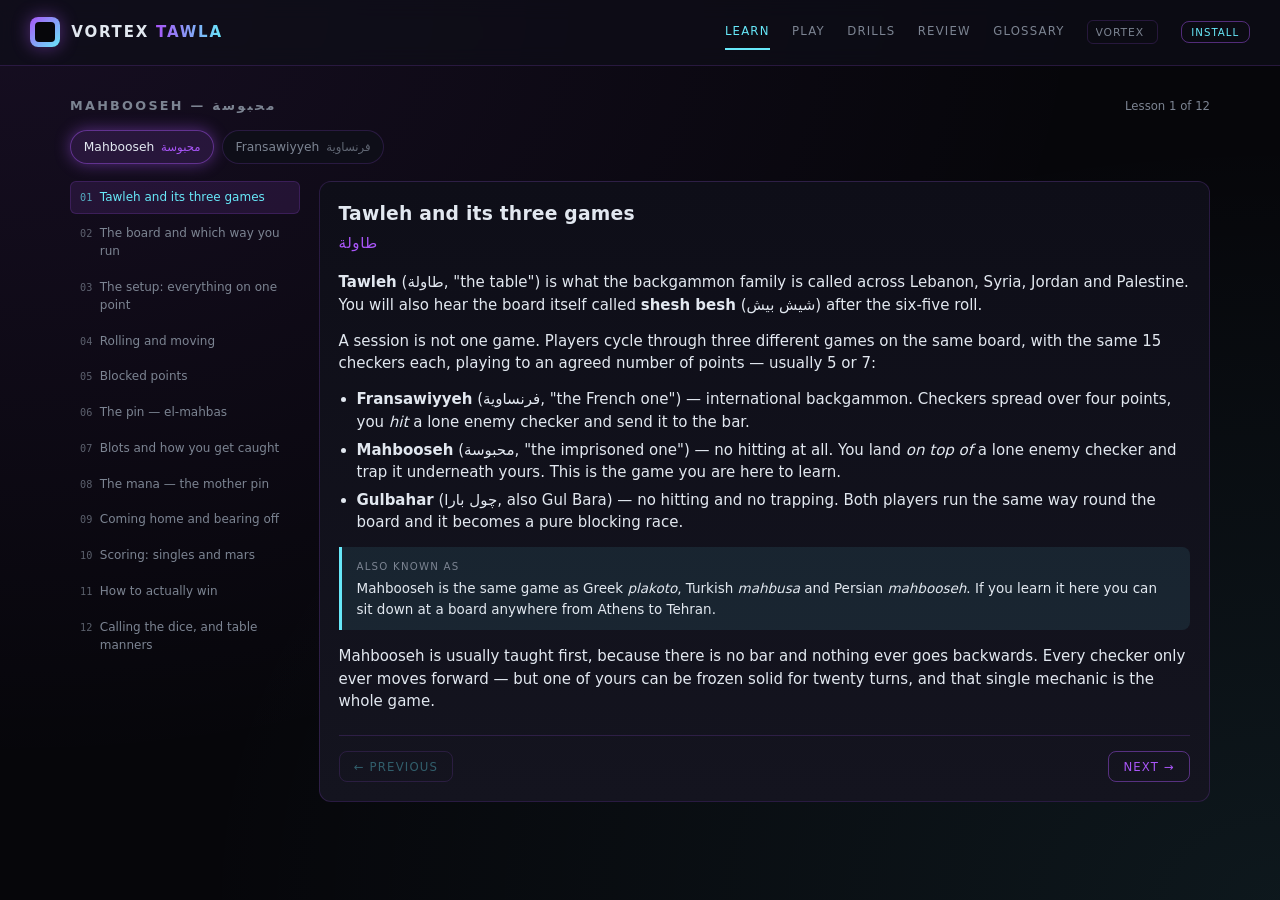
<file: index.html>
<!doctype html>
<html lang="en">
<head>
<meta charset="utf-8">
<meta name="viewport" content="width=device-width, initial-scale=1">
<title>Vortex Tawla — Mahbooseh</title>
<meta name="description" content="Learn Tawleh: an interactive Mahbooseh trainer with rules, drills and a playable board.">
<meta name="theme-color" content="#06060a">
<link rel="manifest" href="manifest.webmanifest">
<link rel="apple-touch-icon" href="assets/icons/apple-touch-icon-180.png">
<meta name="apple-mobile-web-app-capable" content="yes">
<meta name="apple-mobile-web-app-status-bar-style" content="black-translucent">
<meta name="apple-mobile-web-app-title" content="Tawla">
<meta name="mobile-web-app-capable" content="yes">
<link rel="icon" href="data:image/svg+xml,%3Csvg xmlns='http://www.w3.org/2000/svg' viewBox='0 0 32 32'%3E%3Cdefs%3E%3ClinearGradient id='g' x1='0' y1='0' x2='1' y2='1'%3E%3Cstop offset='0' stop-color='%23a855f7'/%3E%3Cstop offset='1' stop-color='%2367e8f9'/%3E%3C/linearGradient%3E%3C/defs%3E%3Crect width='32' height='32' rx='8' fill='url(%23g)'/%3E%3Crect x='5' y='5' width='22' height='22' rx='4' fill='%2306060a'/%3E%3C/svg%3E">
<link rel="stylesheet" href="assets/css/themes.css">
<link rel="stylesheet" href="assets/css/vortex.css">
<link rel="stylesheet" href="assets/css/tawla.css">
<script>
  /* Runs before any paint: reads the saved theme straight out of storage
     rather than waiting for app.js, so there is no flash of the default
     palette on load. Deliberately tiny and dependency-free. */
  (function () {
    try {
      var raw = localStorage.getItem('vortex-tawla/v1');
      var t = raw && (JSON.parse(raw).settings || {}).theme;
      if (t === 'novaplus') t = 'atrium';          // renamed
      if (t && /^[a-z]+$/.test(t)) document.documentElement.setAttribute('data-theme', t);
    } catch (e) { /* private mode, corrupt blob: keep the default */ }
  })();
</script>
</head>
<body>

<a class="sr-only sr-only-focusable" href="#main">Skip to main content</a>

<!-- Turn-by-turn narration for screen readers: rolls, moves, hits, the
     coach's verdict and the result. Polite so it never interrupts. -->
<div id="sr-live" class="sr-only" role="status" aria-live="polite" aria-atomic="true"></div>

<header class="topbar" id="topbar">
  <div class="brand">
    <div class="logo"></div>
    <h1>VORTEX <span class="accent">TAWLA</span></h1>
  </div>
  <button class="hamburger" id="hamburger" aria-label="Toggle navigation" aria-expanded="false" aria-controls="nav">
    <span></span><span></span><span></span>
  </button>
  <nav id="nav">
    <button class="navlink active" data-view="learn">Learn</button>
    <button class="navlink" data-view="play">Play</button>
    <button class="navlink" data-view="drills">Drills</button>
    <button class="navlink" data-view="review">Review</button>
    <button class="navlink" data-view="glossary">Glossary</button>
    <label class="field themepick" for="theme">
      <span class="sr-only">Theme</span>
      <select id="theme" aria-label="Colour theme">
        <option value="vortex">Vortex</option>
        <option value="nova">Nova</option>
        <option value="atrium">Atrium</option>
        <option value="gtx">GTX</option>
        <option value="mono">Mono</option>
        <option value="bamboo">Bamboo</option>
        <option value="qahwa">Qahwa</option>
      </select>
    </label>
    <button class="btn btn-small" id="btn-install" hidden>Install</button>
  </nav>
</header>

<div id="sw-toast" class="sw-toast" hidden>
  <span>A new version is ready.</span>
  <button class="btn btn-small" id="sw-reload">Reload</button>
</div>

<main id="main" tabindex="-1">

  <!-- ============================ LEARN ============================ -->
  <section class="view active" id="view-learn">
    <div class="section-head">
      <h2 id="learn-title">Mahbooseh — المحبوسة</h2>
      <span class="muted" style="font-size:.78rem" id="lesson-progress"></span>
    </div>
    <div class="gametabs" id="gametabs"></div>
    <div class="learn-grid">
      <div class="toc" id="toc"></div>
      <div class="card lesson" id="lesson"></div>
    </div>
  </section>

  <!-- ============================= PLAY ============================ -->
  <section class="view" id="view-play">
    <div class="section-head">
      <h2 id="play-title">Play Mahbooseh</h2>
      <div class="row">
        <label class="field" style="flex-direction:row;align-items:center;gap:.4rem">
          Game
          <select id="variant">
            <option value="mahbooseh" selected>Mahbooseh</option>
            <option value="fransawiyyeh">Fransawiyyeh</option>
          </select>
        </label>
        <label class="field" style="flex-direction:row;align-items:center;gap:.4rem">
          Opponent
          <select id="difficulty">
            <option value="easy">Easy</option>
            <option value="normal" selected>Normal</option>
            <option value="hard">Hard</option>
            <option value="human">Two players</option>
          </select>
        </label>
        <label class="field" style="flex-direction:row;align-items:center;gap:.4rem">
          Match to
          <select id="match-target">
            <option value="1">1 point</option>
            <option value="3">3 points</option>
            <option value="5" selected>5 points</option>
            <option value="7">7 points</option>
          </select>
        </label>
        <label class="field" style="flex-direction:row;align-items:center;gap:.4rem">
          <input type="checkbox" id="opt-hints" checked style="width:auto"> Hints
        </label>
        <label class="field" style="flex-direction:row;align-items:center;gap:.4rem">
          <input type="checkbox" id="opt-coach" checked style="width:auto"> Coach
        </label>
        <label class="field" style="flex-direction:row;align-items:center;gap:.4rem">
          <input type="checkbox" id="opt-mana" style="width:auto"> Mana ends game
        </label>
      </div>
    </div>

    <div id="play-flash"></div>

    <div class="play-grid">
      <div>
        <div class="hud">
          <div class="who w" id="who-w"><span class="dot"></span><span id="name-w">You</span> <span class="pips" id="pip-w"></span></div>
          <div class="who b" id="who-b"><span class="dot"></span><span id="name-b">Opponent</span> <span class="pips" id="pip-b"></span></div>
          <div class="spacer"></div>
          <div class="dice" id="dice"></div>
        </div>

        <div class="board-wrap"><div id="board"></div></div>
        <p class="sr-only" id="board-help">Use the arrow keys to move around the board, Enter to pick up or drop a checker.</p>

        <div class="controls">
          <button class="btn btn-primary" id="btn-roll">Roll</button>
          <button class="btn" id="btn-undo">Undo move</button>
          <button class="btn" id="btn-done">End turn</button>
          <button class="btn" id="btn-hint">Hint</button>
          <div class="spacer"></div>
          <button class="btn" id="btn-new">New game</button>
          <button class="btn btn-danger" id="btn-new-match">New match</button>
        </div>
      </div>

      <aside class="side">
        <div class="card" id="coach-card">
          <div class="label" style="margin-bottom:.5rem">Coach</div>
          <div id="coach-body" class="coach-empty">Finish a turn and I'll review it.</div>
        </div>

        <div class="card">
          <div class="label" style="margin-bottom:.5rem">Position</div>
          <div class="stat-row"><span class="k">Your pip count</span><span class="v" id="s-pip-w">—</span></div>
          <div class="stat-row"><span class="k">Opponent pip</span><span class="v" id="s-pip-b">—</span></div>
          <div class="stat-row"><span class="k">Borne off</span><span class="v" id="s-off">0 – 0</span></div>
          <div class="stat-row" id="row-bar" hidden><span class="k">On the bar</span><span class="v" id="s-bar">0 – 0</span></div>
          <div class="stat-row" id="row-pins-w"><span class="k">You have pinned</span><span class="v" id="s-pins-w">0</span></div>
          <div class="stat-row" id="row-pins-b"><span class="k">You are pinned</span><span class="v" id="s-pins-b">0</span></div>
          <div class="stat-row"><span class="k">Match score</span><span class="v" id="s-score">0 – 0</span></div>
          <div class="stat-row"><span class="k">Match to</span><span class="v" id="s-target">5</span></div>
        </div>

        <div class="card">
          <div class="label" style="margin-bottom:.5rem">Move log</div>
          <div class="log" id="log"></div>
        </div>
      </aside>
    </div>
  </section>

  <!-- ============================ DRILLS =========================== -->
  <section class="view" id="view-drills">
    <div class="section-head">
      <h2>Drills</h2>
      <span class="muted" style="font-size:.78rem" id="drill-progress"></span>
    </div>
    <div class="card">
      <div class="drill-head" id="drill-head"></div>
      <p class="drill-q" id="drill-q"></p>
      <div class="board-wrap"><div id="drill-board"></div></div>
      <div class="controls">
        <button class="btn" id="drill-reset">Reset position</button>
        <button class="btn btn-primary" id="drill-check">Check my move</button>
        <button class="btn" id="drill-reveal">Show answer</button>
        <div class="spacer"></div>
        <button class="btn" id="drill-prev">Previous</button>
        <button class="btn" id="drill-next">Next</button>
      </div>
      <div class="verdict" id="drill-verdict"></div>
    </div>
  </section>

  <!-- =========================== REVIEW ============================ -->
  <section class="view" id="view-review">
    <div class="section-head">
      <h2>Game review</h2>
      <span class="muted" style="font-size:.78rem" id="review-count"></span>
    </div>
    <div id="review-empty" class="card">
      <p class="muted" style="margin:0">
        Play a few turns and they will show up here — every turn you play is scored against the
        best line that was available, so you can see exactly where a game turned.
      </p>
    </div>
    <div id="review-body" hidden>
      <div class="card" id="review-summary"></div>
      <div class="card" style="margin-top:1rem">
        <div class="label" style="margin-bottom:.6rem">Your turns — click one to see the position</div>
        <div class="timeline" id="review-timeline"></div>
      </div>
      <div class="card" id="review-detail" style="margin-top:1rem"></div>
    </div>
  </section>

  <!-- =========================== GLOSSARY ========================== -->
  <section class="view" id="view-glossary">
    <div class="section-head"><h2>Glossary</h2></div>
    <div class="gloss" id="gloss"></div>

    <div class="section-head" style="margin-top:2rem"><h2>Calling the dice</h2></div>
    <div class="card">
      <table class="dice-names" id="dice-table"></table>
      <p class="muted" style="font-size:.78rem;margin:1rem 0 0">
        The higher die is called first: 6-5 is <em>shesh-besh</em>. Doubles usually take a
        <em>dou-</em> prefix. Calls vary between cities and tables.
      </p>
    </div>
  </section>

</main>

<script src="assets/js/engine.js"></script>
<script src="assets/js/ai.js"></script>
<script src="assets/js/coach.js"></script>
<script src="assets/js/review.js"></script>
<script src="assets/js/store.js"></script>
<script src="assets/js/board.js"></script>
<script src="assets/js/content.js"></script>
<script src="assets/js/app.js"></script>
<script src="assets/js/pwa.js"></script>
</body>
</html>
</file>
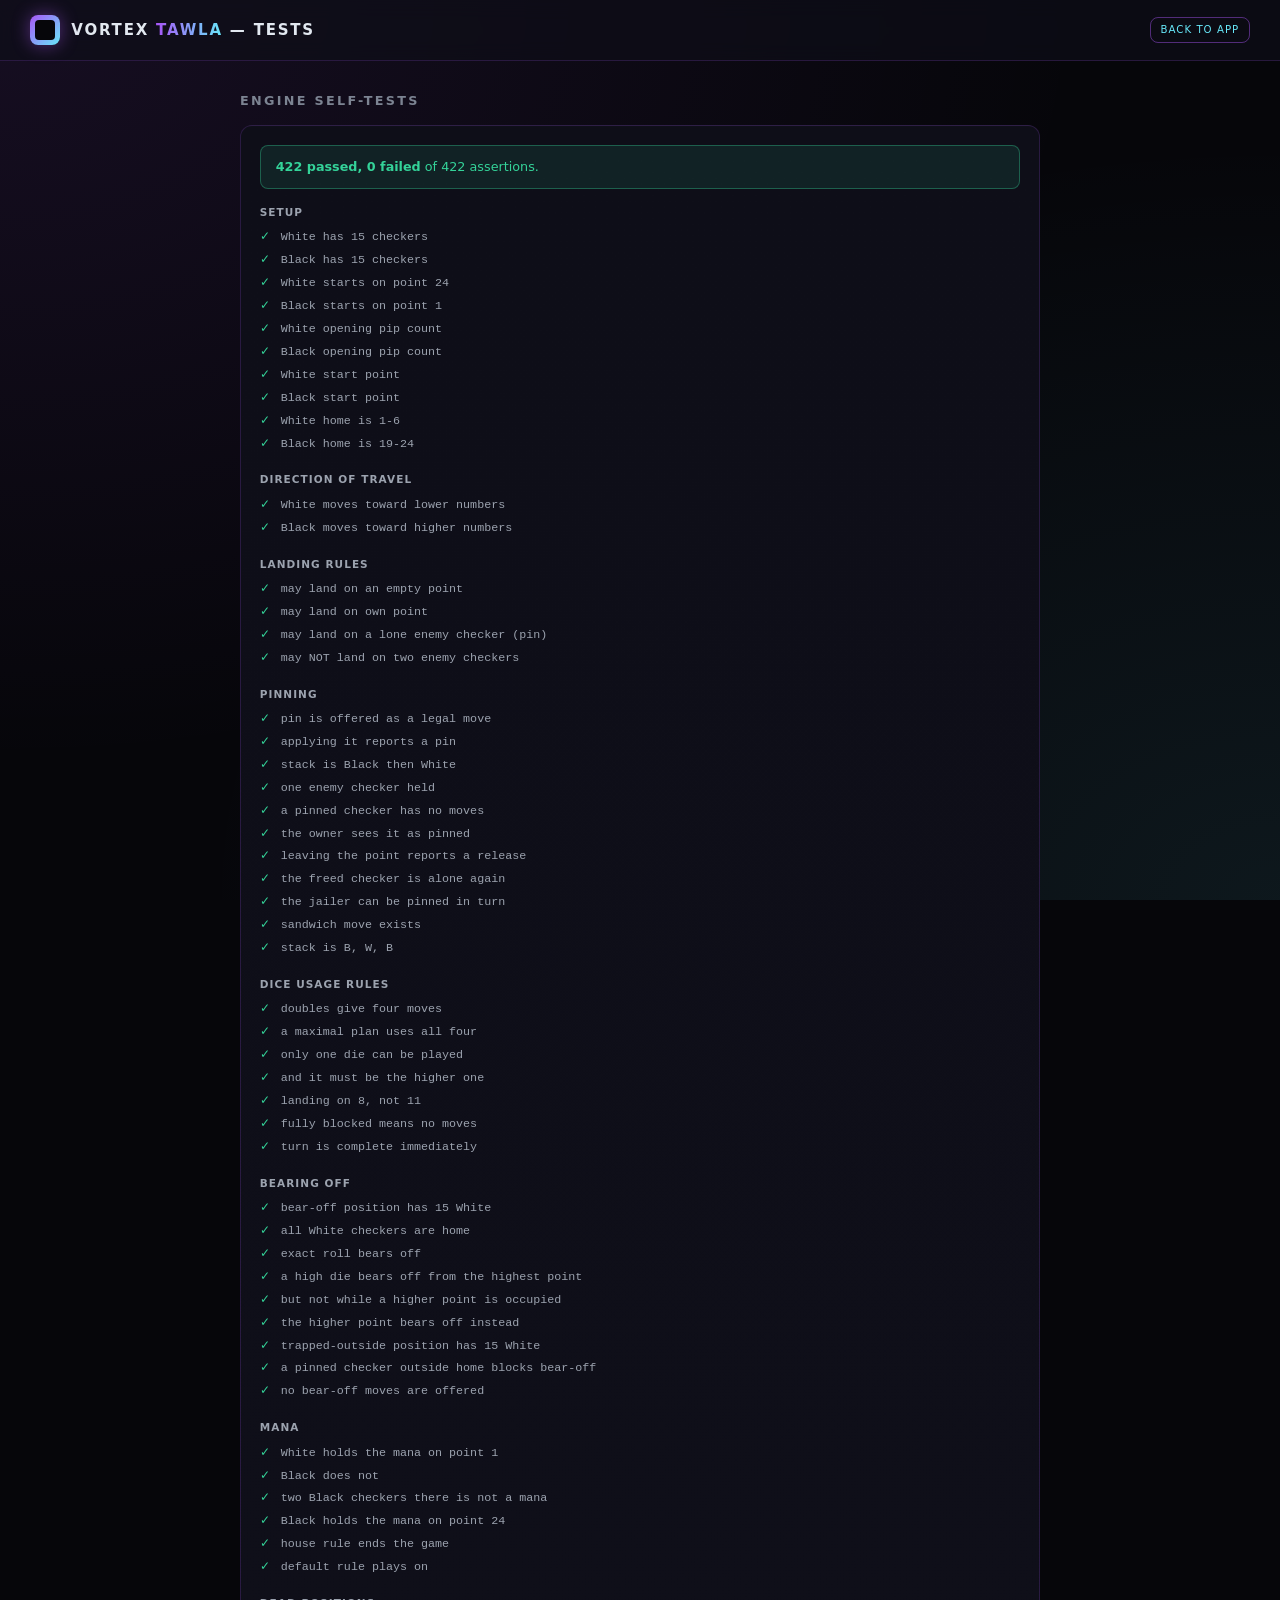
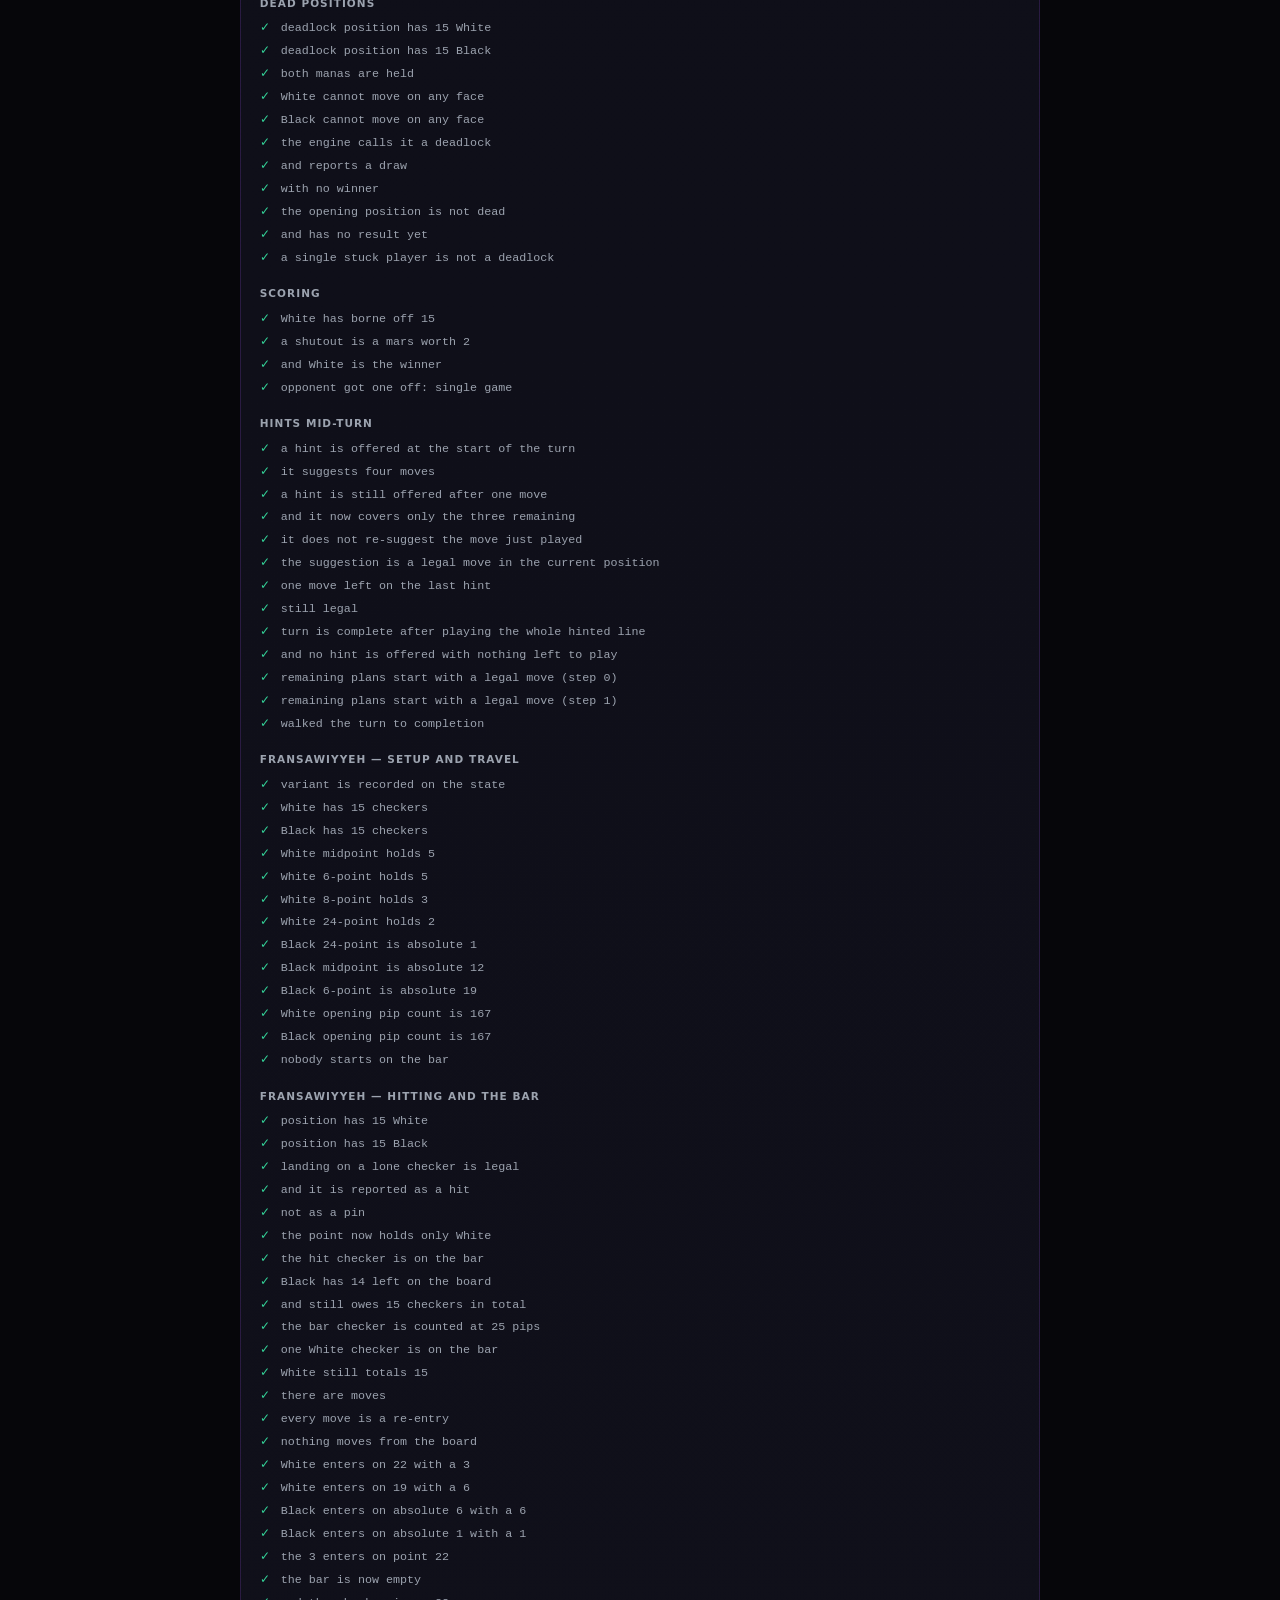
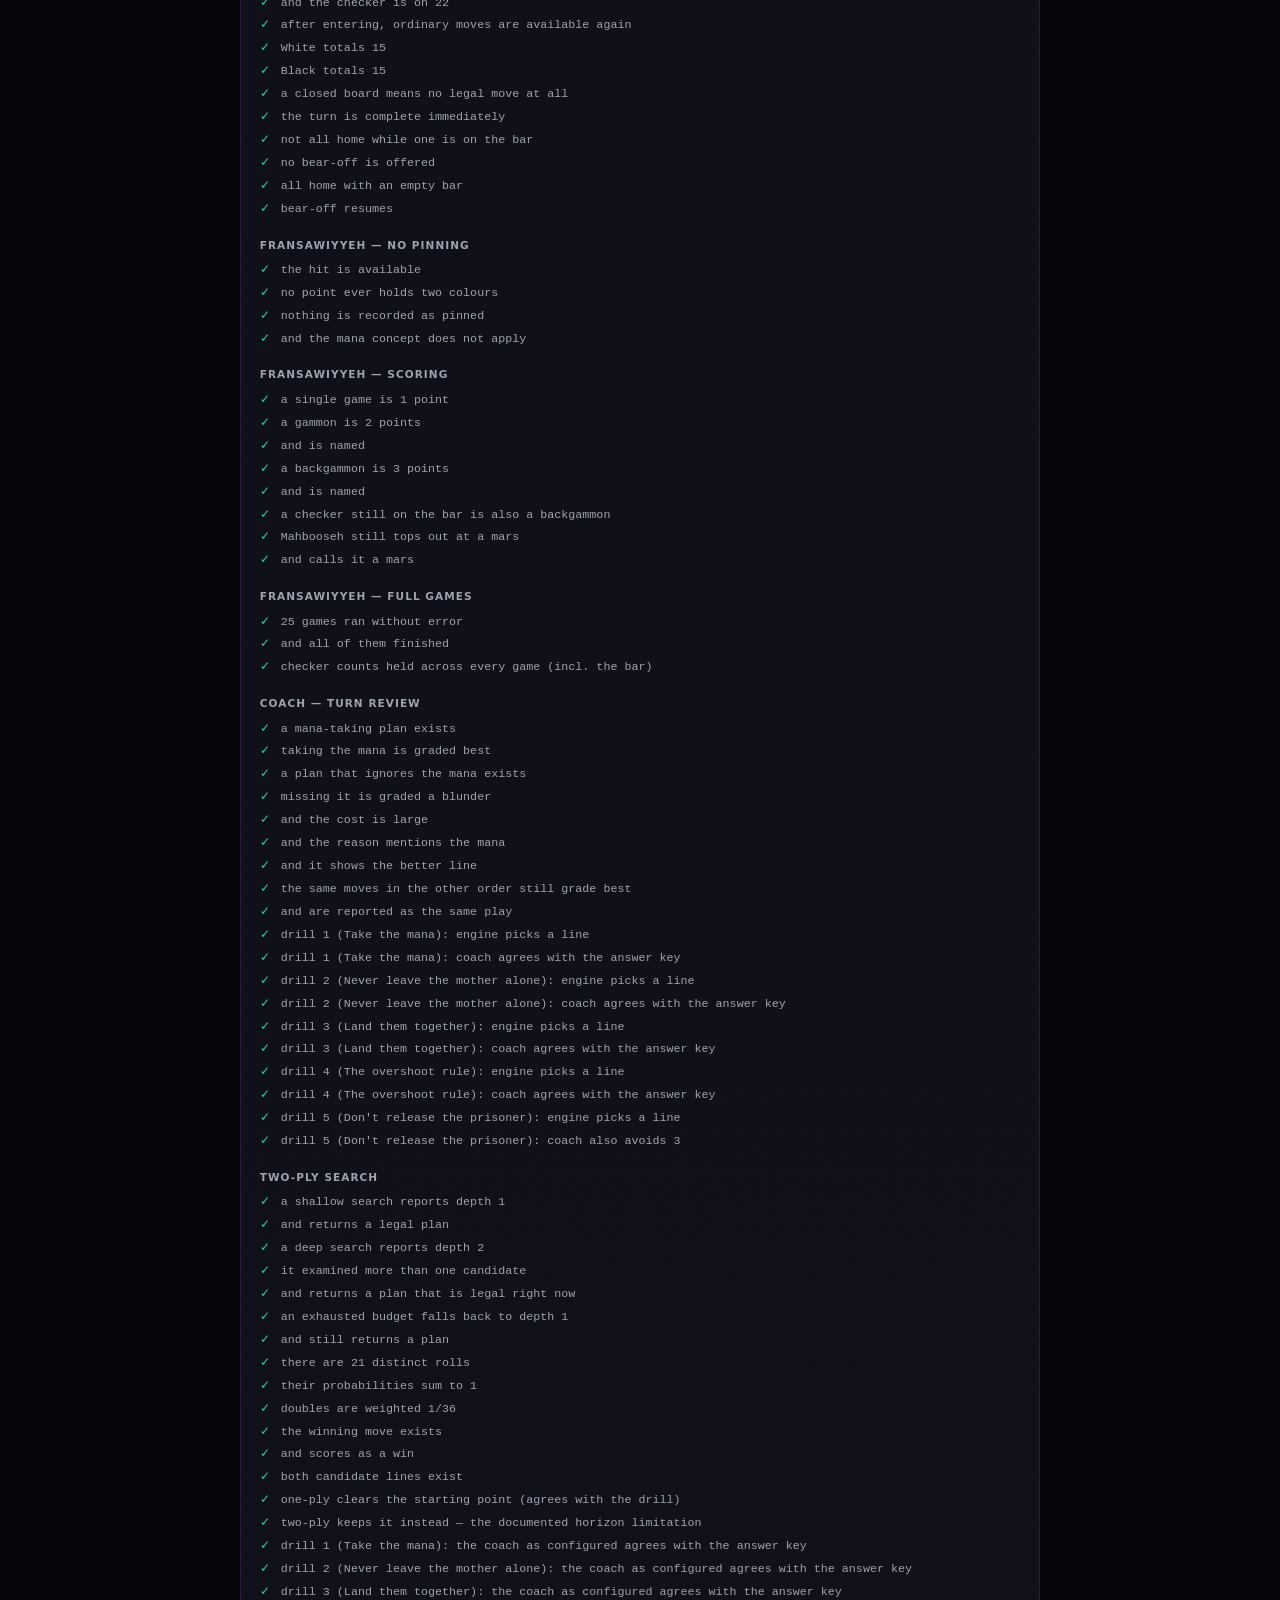
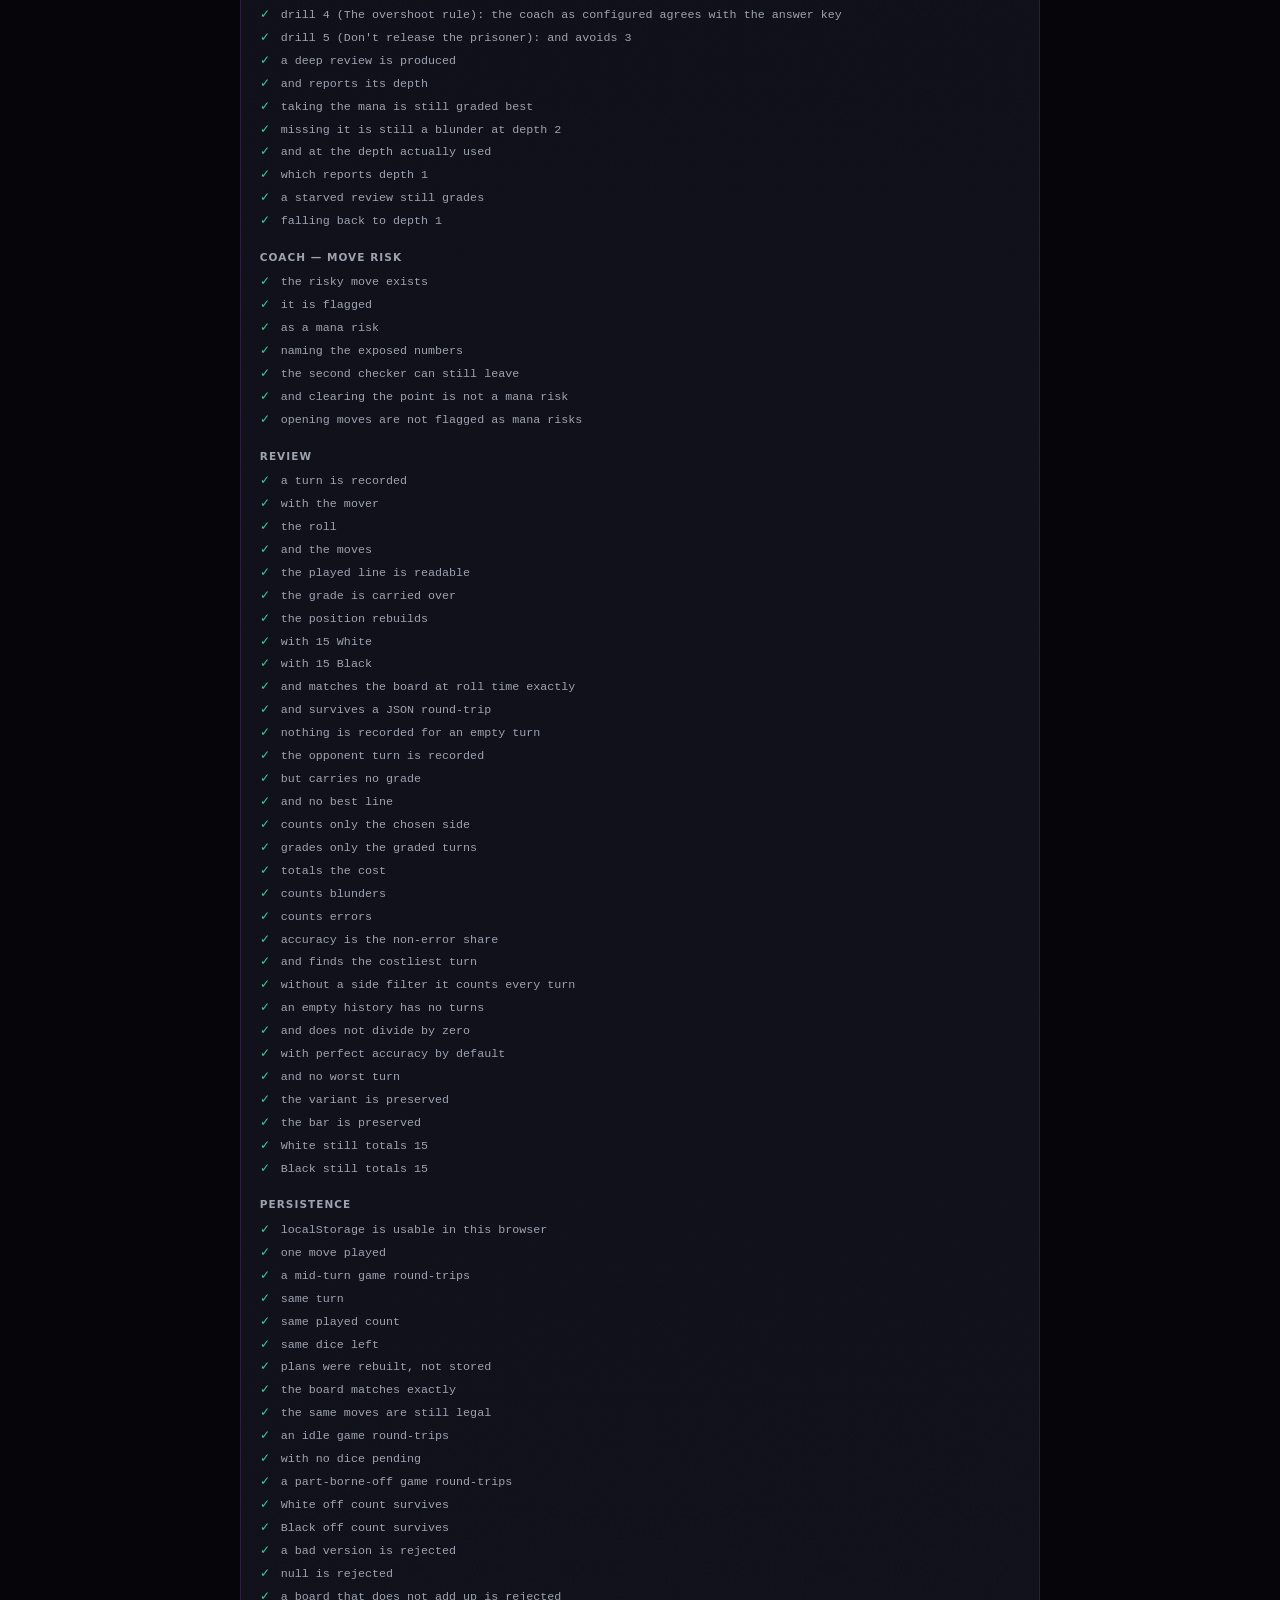
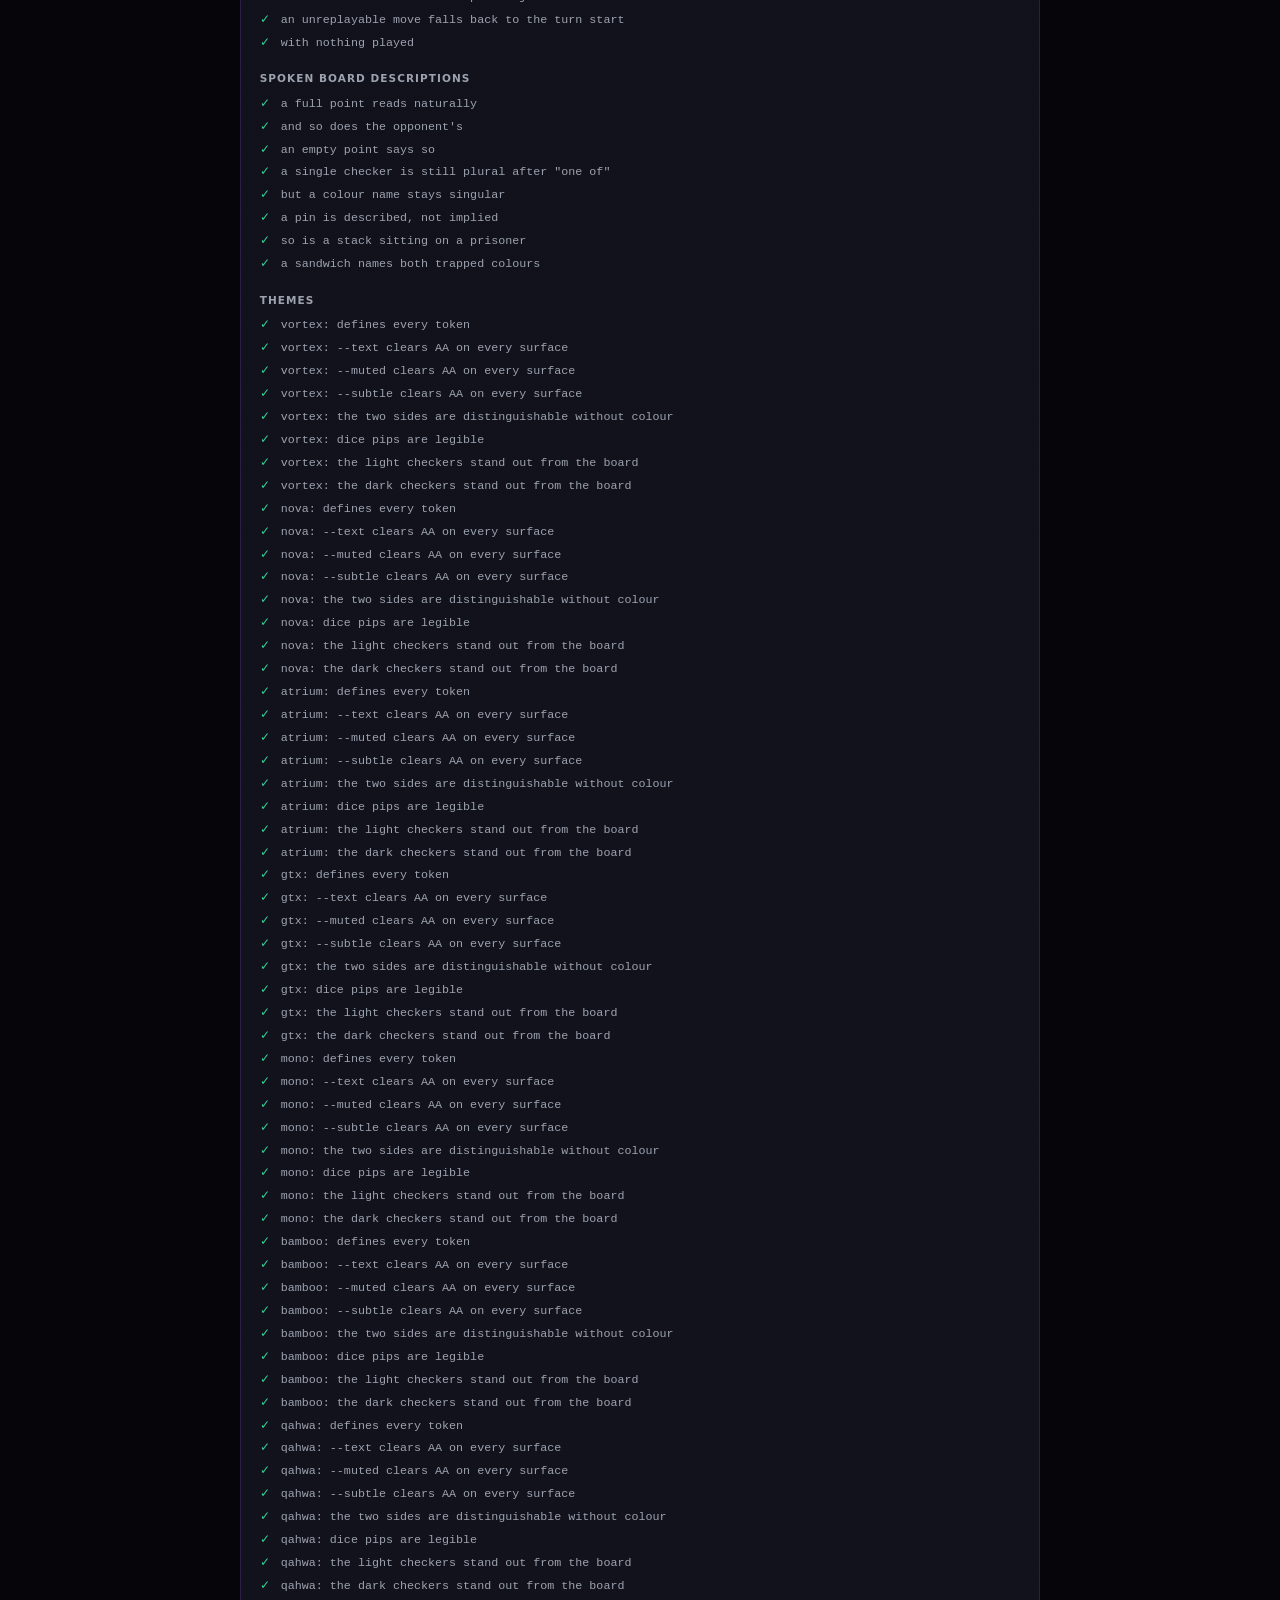
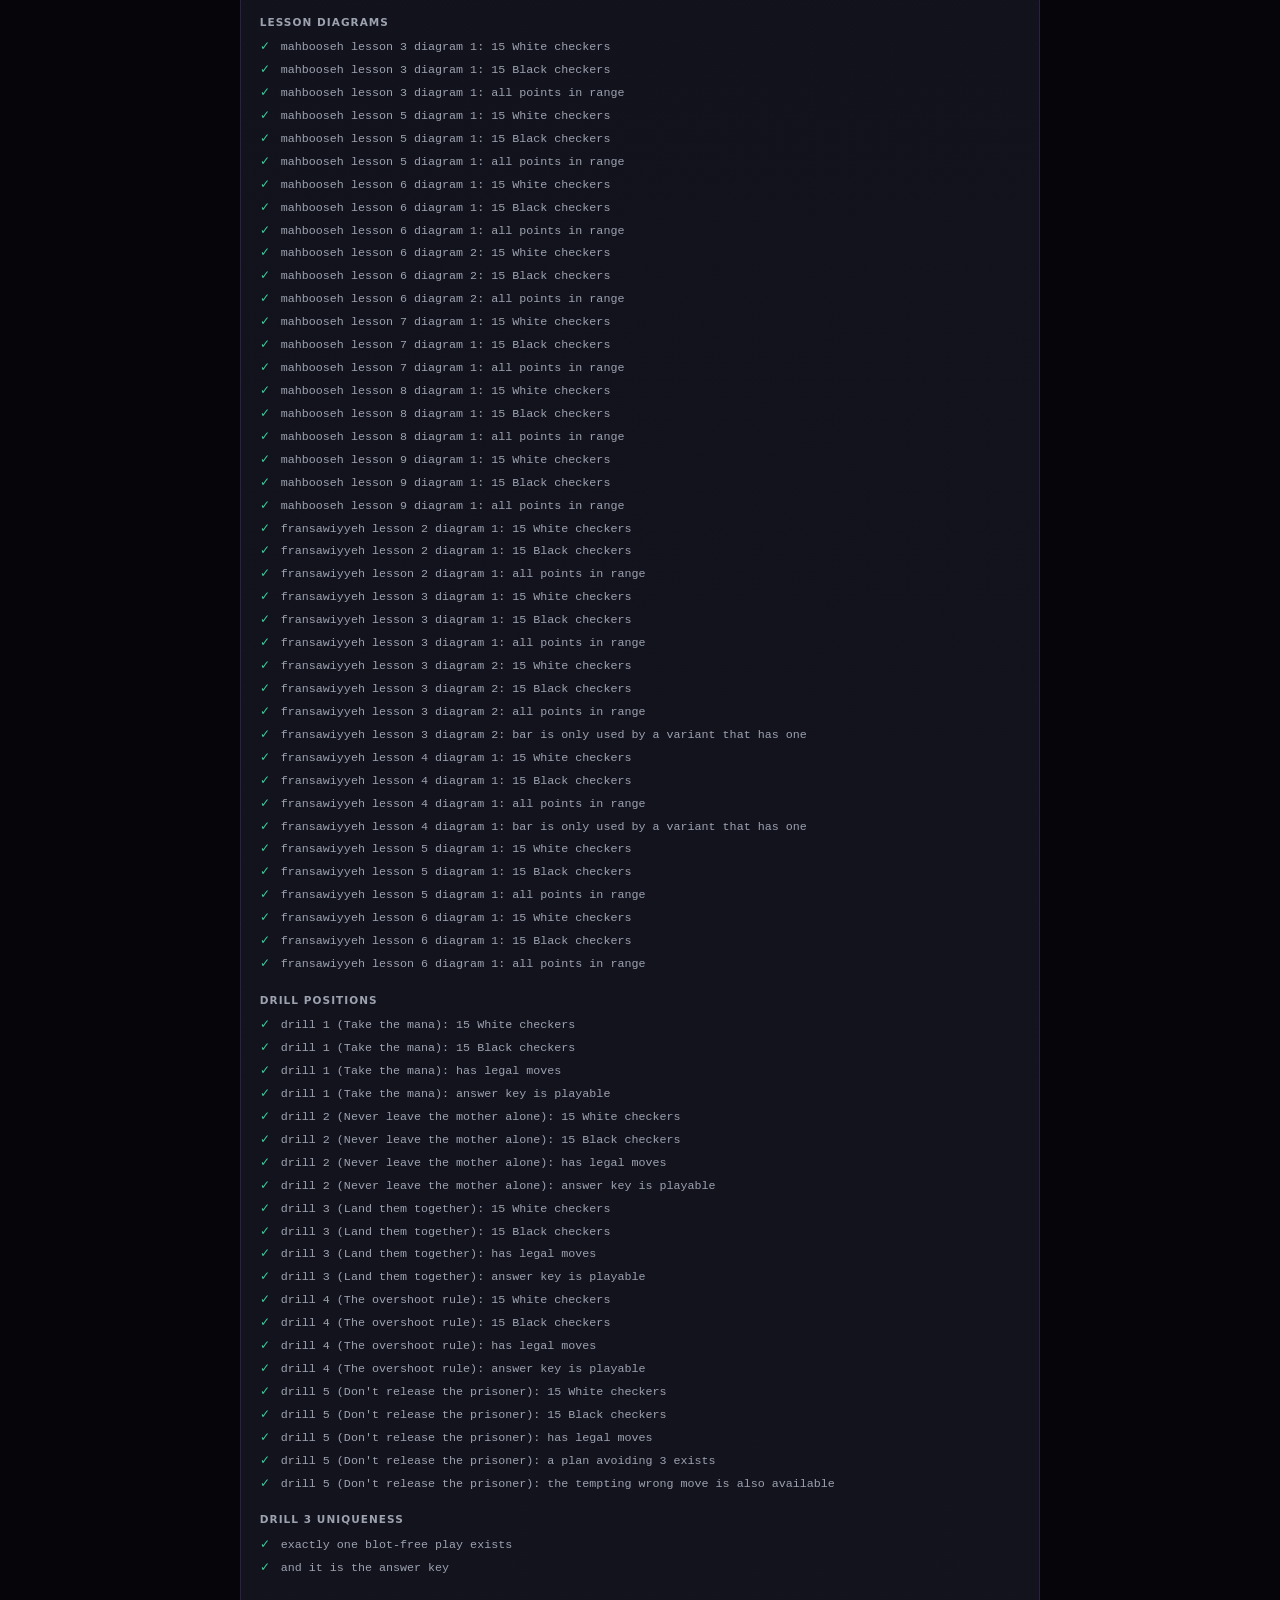
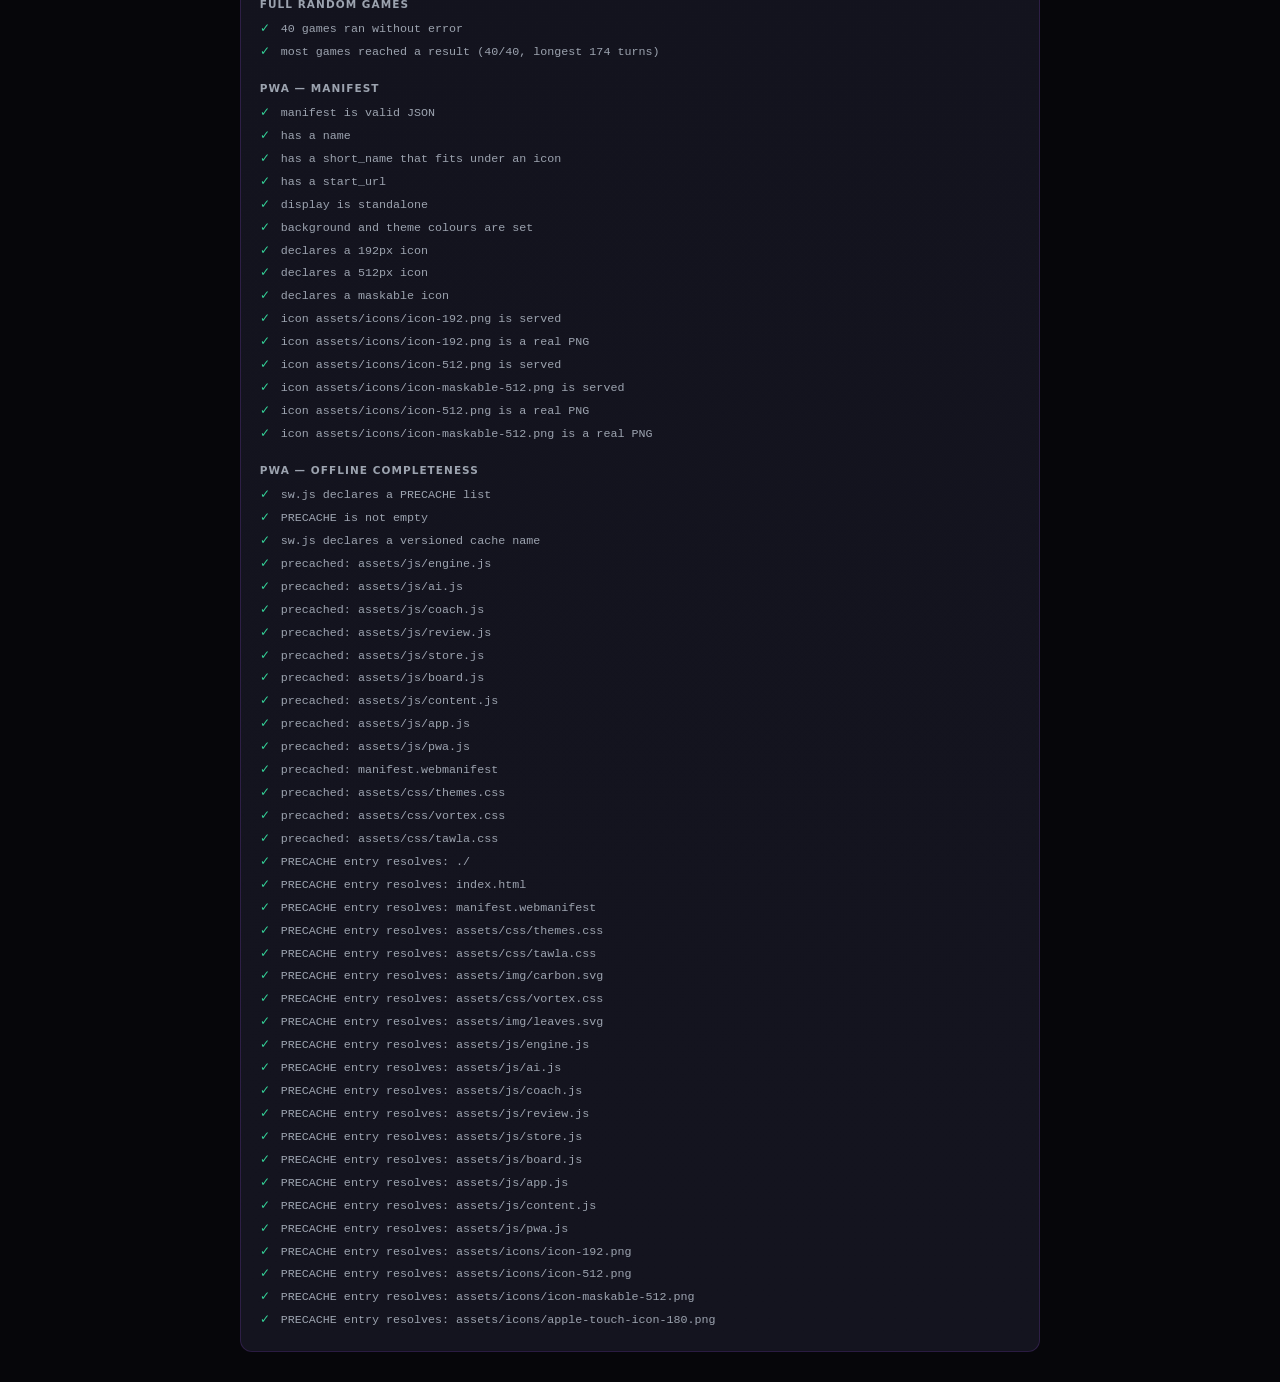
<file: tests.html>
<!doctype html>
<html lang="en">
<head>
<meta charset="utf-8">
<meta name="viewport" content="width=device-width, initial-scale=1">
<title>Vortex Tawla — engine tests</title>
<link rel="stylesheet" href="assets/css/themes.css">
<link rel="stylesheet" href="assets/css/vortex.css">
<link rel="stylesheet" href="assets/css/tawla.css">
<style>
  main { max-width: 860px; }
  .t { font-family: var(--mono); font-size: .78rem; padding: .18rem 0; color: var(--subtle); }
  .t .mark { display: inline-block; width: 1.4rem; }
  .t.p .mark { color: var(--success); }
  .t.f { color: var(--danger); }
  .t.f .mark { color: var(--danger); }
  .t .detail { color: var(--warning); }
</style>
</head>
<body>
<header class="topbar">
  <div class="brand">
    <div class="logo"></div>
    <h1>VORTEX <span class="accent">TAWLA</span> — TESTS</h1>
  </div>
  <nav><a class="btn btn-small" href="index.html">Back to app</a></nav>
</header>
<main>
  <div class="section-head"><h2>Engine self-tests</h2></div>
  <div class="card" id="out">Running…</div>
</main>
<script src="assets/js/engine.js"></script>
<script src="assets/js/ai.js"></script>
<script src="assets/js/coach.js"></script>
<script src="assets/js/review.js"></script>
<script src="assets/js/store.js"></script>
<script src="assets/js/board.js"></script>
<script src="assets/js/content.js"></script>
<script src="assets/js/tests.js"></script>
</body>
</html>
</file>
<file: assets/css/themes.css>
/* =====================================================================
 * Vortex Tawla — themes
 * ---------------------------------------------------------------------
 * Every colour in the app comes from a token defined here. Nothing else
 * hardcodes one, which is what lets a theme change the whole product —
 * banner, background, board, checkers, dice — from a single attribute on
 * <html data-theme="…">.
 *
 * Adding a theme means filling in this contract and nothing else:
 *
 *   ground      --bg --halo-1 --halo-2 --surface --surface-2 --glass
 *   ink         --text --muted --subtle
 *   line        --border --border-strong
 *   accents     --accent(-glow -wash -tint) --accent-2(-glow -wash)
 *   brand       --brand-1 --brand-2 --logo-core
 *   status      --danger --success --warning
 *   board       --board-1 --board-2 --board-edge --board-inner
 *               --pt-a --pt-b --bar-1 --bar-2 --tray-bg
 *   board state --pt-movable --pt-selected --pt-target --pt-target-pin
 *               --pt-risk-blot --pt-risk-mana --pt-hint-src --pt-hint-dst
 *   checkers    --chk-w(-hi -lo -rim) --chk-b(-hi -lo -rim) --chk-b-inset
 *   dice        --die-1 --die-2 --die-pip --die-glow
 *   focus       --focus-ring
 *
 * --muted is body text (labels, captions, stat keys), so every theme's
 * value has to clear WCAG AA 4.5:1 against --surface-2. tests.html
 * measures it rather than trusting the eye.
 * ===================================================================== */

/* ---------------------------------------------------------------------
 * VORTEX — the original. Black ground, purple and cyan, neon glow.
 * Palette ported from VortexPortal's hub/templates.py.
 * ------------------------------------------------------------------- */
:root,
:root[data-theme="vortex"] {
  --bg:            #06060a;
  --halo-1:        rgba(168, 85, 247, 0.10);
  --halo-2:        rgba(103, 232, 249, 0.08);
  --surface:       #0e0e18;
  --surface-2:     #14141f;
  --glass:         rgba(14, 14, 24, 0.72);

  --text:          #e2e8f0;
  --muted:         #7c8492;
  --subtle:        #9ca3af;

  --border:        rgba(168, 85, 247, 0.18);
  --border-strong: rgba(168, 85, 247, 0.45);

  --accent:        #a855f7;
  --accent-glow:   rgba(168, 85, 247, 0.45);
  --accent-wash:   rgba(168, 85, 247, 0.10);
  --accent-tint:   rgba(168, 85, 247, 0.22);
  --accent-2:      #67e8f9;
  --accent-2-glow: rgba(103, 232, 249, 0.40);
  --accent-2-wash: rgba(103, 232, 249, 0.10);

  --brand-1:       var(--accent);
  --brand-2:       var(--accent-2);
  --logo-core:     var(--bg);

  --danger:        #ef4444;
  --success:       #34d399;
  --warning:       #fbbf24;

  --board-1:       #0b0b14;
  --board-2:       #10101c;
  --board-edge:    var(--border-strong);
  --board-inner:   rgba(168, 85, 247, 0.05);
  --board-shadow:  rgba(0, 0, 0, 0.55);
  --pt-a:          rgba(168, 85, 247, 0.13);
  --pt-b:          rgba(103, 232, 249, 0.09);
  --bar-1:         rgba(168, 85, 247, 0.10);
  --bar-2:         rgba(103, 232, 249, 0.08);
  --tray-bg:       rgba(0, 0, 0, 0.35);

  --pt-movable:    rgba(168, 85, 247, 0.22);
  --pt-selected:   rgba(168, 85, 247, 0.34);
  --pt-target:     rgba(52, 211, 153, 0.26);
  --pt-target-pin: rgba(251, 191, 36, 0.30);
  --pt-risk-blot:  rgba(251, 191, 36, 0.20);
  --pt-risk-mana:  rgba(239, 68, 68, 0.34);
  --pt-hint-src:   rgba(103, 232, 249, 0.28);
  --pt-hint-dst:   rgba(103, 232, 249, 0.20);

  --chk-w:         #a855f7;
  --chk-w-hi:      #c98bff;
  --chk-w-lo:      #7326b8;
  --chk-w-rim:     #d8b4fe;
  --chk-b:         #67e8f9;
  --chk-b-hi:      #b9f6ff;
  --chk-b-lo:      #17869c;
  --chk-b-rim:     #cffafe;
  --chk-b-inset:   rgba(6, 6, 10, 0.55);

  --die-1:         #f5f3ff;
  --die-2:         #d8cfe8;
  --die-pip:       #14141f;
  --die-glow:      var(--accent-glow);

  --focus-ring:    var(--accent-2);
}

/* ---------------------------------------------------------------------
 * NOVA — brushed silver under glass, lit from the front. The only light
 * theme, so the ink inverts: dark text on a bright ground. Borders are
 * a cold electric blue with a soft outward bloom, and the checkers drop
 * colour entirely for graphite and near-black.
 * ------------------------------------------------------------------- */
:root[data-theme="nova"] {
  --bg:            #dfe4ec;
  --halo-1:        rgba(255, 255, 255, 0.85);
  --halo-2:        rgba(120, 180, 255, 0.22);
  --surface:       #f2f5f9;
  --surface-2:     #e6ebf2;
  --glass:         rgba(246, 249, 253, 0.72);

  --text:          #131722;
  --muted:         #4d5768;
  --subtle:        #333c4b;

  --border:        rgba(60, 140, 235, 0.30);
  --border-strong: rgba(60, 140, 235, 0.62);

  --accent:        #2f7fd8;
  --accent-glow:   rgba(80, 165, 255, 0.55);
  --accent-wash:   rgba(80, 165, 255, 0.14);
  --accent-tint:   rgba(80, 165, 255, 0.26);
  --accent-2:      #1d6fbe;
  --accent-2-glow: rgba(120, 195, 255, 0.55);
  --accent-2-wash: rgba(120, 195, 255, 0.16);

  --brand-1:       #8fa3bd;
  --brand-2:       #4da3ff;
  --logo-core:     #eef2f7;

  --danger:        #c02626;
  --success:       #10714d;
  --warning:       #8a5a00;

  /* Glass: a pale silver sheet, edge-lit rather than filled. */
  --board-1:       #eaeef4;
  --board-2:       #dde3ec;
  --board-edge:    rgba(60, 140, 235, 0.55);
  --board-inner:   rgba(255, 255, 255, 0.75);
  --board-shadow:  rgba(70, 100, 140, 0.28);
  --pt-a:          rgba(126, 145, 170, 0.30);
  --pt-b:          rgba(96, 160, 225, 0.20);
  --bar-1:         rgba(255, 255, 255, 0.65);
  --bar-2:         rgba(120, 180, 255, 0.20);
  --tray-bg:       rgba(255, 255, 255, 0.55);

  --pt-movable:    rgba(80, 165, 255, 0.34);
  --pt-selected:   rgba(47, 127, 216, 0.48);
  --pt-target:     rgba(16, 145, 100, 0.34);
  --pt-target-pin: rgba(200, 130, 0, 0.36);
  --pt-risk-blot:  rgba(200, 130, 0, 0.26);
  --pt-risk-mana:  rgba(192, 38, 38, 0.34);
  --pt-hint-src:   rgba(47, 127, 216, 0.34);
  --pt-hint-dst:   rgba(47, 127, 216, 0.24);

  /* Graphite and near-black, per the brief. */
  --chk-w:         #aeb6c2;
  --chk-w-hi:      #eef1f6;
  --chk-w-lo:      #6f7887;
  --chk-w-rim:     #5b6676;   /* dark outline: the fill is nearly the
                                 board's own colour, so the rim is what
                                 makes the checker findable (5.0:1) */
  --chk-b:         #2b2f38;
  --chk-b-hi:      #5c6472;
  --chk-b-lo:      #0d0f14;
  --chk-b-rim:     #767e8c;
  --chk-b-inset:   rgba(235, 240, 248, 0.40);

  --die-1:         #ffffff;
  --die-2:         #ccd5e2;
  --die-pip:       #10131a;
  --die-glow:      rgba(80, 165, 255, 0.45);

  --focus-ring:    #1a5fb4;
}

/* ---------------------------------------------------------------------
 * QAHWA — the coffeehouse table. قهوة. Walnut frame, inlaid points in
 * two woods, bone and dark-wood checkers, brass fittings. What a real
 * tawla actually looks like in Beirut, Damascus or Amman.
 * ------------------------------------------------------------------- */
:root[data-theme="qahwa"] {
  --bg:            #1b120a;
  --halo-1:        rgba(198, 142, 62, 0.12);
  --halo-2:        rgba(90, 46, 20, 0.35);
  --surface:       #2a1c11;
  --surface-2:     #332315;
  --glass:         rgba(42, 28, 17, 0.80);

  --text:          #f4e7d2;
  --muted:         #b79a76;
  --subtle:        #d8c3a2;

  --border:        rgba(198, 142, 62, 0.28);
  --border-strong: rgba(214, 168, 92, 0.60);

  --accent:        #d1a24c;
  --accent-glow:   rgba(209, 162, 76, 0.40);
  --accent-wash:   rgba(209, 162, 76, 0.12);
  --accent-tint:   rgba(209, 162, 76, 0.24);
  --accent-2:      #62a88b;
  --accent-2-glow: rgba(98, 168, 139, 0.38);
  --accent-2-wash: rgba(98, 168, 139, 0.12);

  --brand-1:       #d1a24c;
  --brand-2:       #8c5a2b;
  --logo-core:     var(--bg);

  --danger:        #d4674a;
  --success:       #7fbf92;
  --warning:       #e8b552;

  /* Two woods, as an inlaid board would be. */
  --board-1:       #3b2716;
  --board-2:       #2a1b0f;
  --board-edge:    rgba(214, 168, 92, 0.55);
  --board-inner:   rgba(0, 0, 0, 0.30);
  --board-shadow:  rgba(0, 0, 0, 0.60);
  --pt-a:          rgba(226, 190, 132, 0.30);
  --pt-b:          rgba(120, 62, 30, 0.55);
  --bar-1:         rgba(140, 90, 43, 0.45);
  --bar-2:         rgba(90, 55, 26, 0.55);
  --tray-bg:       rgba(0, 0, 0, 0.35);

  --pt-movable:    rgba(209, 162, 76, 0.30);
  --pt-selected:   rgba(209, 162, 76, 0.48);
  --pt-target:     rgba(98, 168, 139, 0.34);
  --pt-target-pin: rgba(232, 181, 82, 0.38);
  --pt-risk-blot:  rgba(232, 181, 82, 0.24);
  --pt-risk-mana:  rgba(212, 103, 74, 0.40);
  --pt-hint-src:   rgba(98, 168, 139, 0.32);
  --pt-hint-dst:   rgba(98, 168, 139, 0.22);

  /* Bone and dark walnut. */
  --chk-w:         #e6d5b4;
  --chk-w-hi:      #fbf3e2;
  --chk-w-lo:      #a98f66;
  --chk-w-rim:     #fffaf0;
  --chk-b:         #4a2e18;
  --chk-b-hi:      #7d5230;
  --chk-b-lo:      #23140a;
  --chk-b-rim:     #b8875a;   /* 4.5:1 against the board; the fill
                                 alone is 1.1:1, as real wood would be */
  --chk-b-inset:   rgba(240, 224, 196, 0.34);

  --die-1:         #f7ecd6;
  --die-2:         #d9c3a0;
  --die-pip:       #2a1b0f;
  --die-glow:      rgba(209, 162, 76, 0.40);

  --focus-ring:    #f0c874;
}

/* ---------------------------------------------------------------------
 * MONO — no colour at all. Pure black ground, white text, and checkers
 * that are polished black and polished white: the highlight and rim do
 * all the work, since there is no hue to lean on. Status colours stay as
 * greys so nothing breaks the discipline; the accent is plain white.
 * ------------------------------------------------------------------- */
:root[data-theme="mono"] {
  --bg:            #000000;
  --halo-1:        rgba(255, 255, 255, 0.05);
  --halo-2:        rgba(255, 255, 255, 0.03);
  --surface:       #0a0a0a;
  --surface-2:     #131313;
  --glass:         rgba(10, 10, 10, 0.80);

  --text:          #ffffff;
  --muted:         #9a9a9a;
  --subtle:        #c9c9c9;

  --border:        rgba(255, 255, 255, 0.20);
  --border-strong: rgba(255, 255, 255, 0.55);

  --accent:        #ffffff;
  --accent-glow:   rgba(255, 255, 255, 0.30);
  --accent-wash:   rgba(255, 255, 255, 0.10);
  --accent-tint:   rgba(255, 255, 255, 0.20);
  --accent-2:      #d0d0d0;
  --accent-2-glow: rgba(255, 255, 255, 0.26);
  --accent-2-wash: rgba(255, 255, 255, 0.08);

  --brand-1:       #ffffff;
  --brand-2:       #7a7a7a;
  --logo-core:     var(--bg);

  /* Kept legible on black but drained of hue to match the theme. */
  --danger:        #ff8f8f;
  --success:       #b7f0cf;
  --warning:       #f0dfa8;

  --board-1:       #0d0d0d;
  --board-2:       #050505;
  --board-edge:    rgba(255, 255, 255, 0.35);
  --board-inner:   rgba(255, 255, 255, 0.03);
  --board-shadow:  rgba(0, 0, 0, 0.85);
  --pt-a:          rgba(255, 255, 255, 0.13);
  --pt-b:          rgba(255, 255, 255, 0.05);
  --bar-1:         rgba(255, 255, 255, 0.10);
  --bar-2:         rgba(255, 255, 255, 0.04);
  --tray-bg:       rgba(255, 255, 255, 0.05);

  --pt-movable:    rgba(255, 255, 255, 0.26);
  --pt-selected:   rgba(255, 255, 255, 0.42);
  --pt-target:     rgba(183, 240, 207, 0.30);
  --pt-target-pin: rgba(240, 223, 168, 0.32);
  --pt-risk-blot:  rgba(240, 223, 168, 0.22);
  --pt-risk-mana:  rgba(255, 143, 143, 0.34);
  --pt-hint-src:   rgba(255, 255, 255, 0.30);
  --pt-hint-dst:   rgba(255, 255, 255, 0.18);

  /* Shiny white and shiny black: a hard specular highlight offset to the
     upper left, a deep falloff, and a rim that separates each from the
     board. */
  --chk-w:         #f4f4f4;
  --chk-w-hi:      #ffffff;
  --chk-w-lo:      #8e8e8e;
  --chk-w-rim:     #ffffff;
  --chk-b:         #101010;
  --chk-b-hi:      #6e6e6e;
  --chk-b-lo:      #000000;
  --chk-b-rim:     #8a8a8a;
  --chk-b-inset:   rgba(255, 255, 255, 0.30);

  --die-1:         #ffffff;
  --die-2:         #bdbdbd;
  --die-pip:       #000000;
  --die-glow:      rgba(255, 255, 255, 0.25);

  --focus-ring:    #ffffff;
}

/* ---------------------------------------------------------------------
 * ATRIUM — Nova taken deeper. Smoked grey glass rather than silver, lit
 * from behind: the ground is a dark graphite gradient, panels are
 * translucent and blurred, and the blue is a colder, more electric cyan
 * that actually glows against the dark. Checkers are polished chrome and
 * black glass.
 * ------------------------------------------------------------------- */
:root[data-theme="atrium"] {
  --bg:            #0b0e13;
  --halo-1:        rgba(90, 170, 255, 0.22);
  --halo-2:        rgba(30, 48, 74, 0.65);
  --surface:       rgba(38, 48, 62, 0.55);
  --surface-2:     rgba(24, 31, 41, 0.62);
  --glass:         rgba(16, 21, 28, 0.55);

  --text:          #eaf2fb;
  --muted:         #93a3b8;
  --subtle:        #bccbde;

  --border:        rgba(120, 190, 255, 0.22);
  --border-strong: rgba(120, 190, 255, 0.58);

  --accent:        #58c8ff;
  --accent-glow:   rgba(88, 200, 255, 0.55);
  --accent-wash:   rgba(88, 200, 255, 0.12);
  --accent-tint:   rgba(88, 200, 255, 0.24);
  --accent-2:      #8fe3ff;
  --accent-2-glow: rgba(143, 227, 255, 0.50);
  --accent-2-wash: rgba(143, 227, 255, 0.12);

  --brand-1:       #9fb4cc;
  --brand-2:       #58c8ff;
  --logo-core:     #0b0e13;

  --danger:        #ff7a6e;
  --success:       #5ce0a8;
  --warning:       #ffd166;

  /* Smoked glass over a dark cabinet — translucent on purpose, so the
     blur behind the board actually shows. */
  --board-1:       rgba(42, 54, 70, 0.55);
  --board-2:       rgba(14, 19, 26, 0.72);
  --board-edge:    rgba(120, 190, 255, 0.42);
  --board-inner:   rgba(120, 190, 255, 0.10);
  --board-shadow:  rgba(0, 0, 0, 0.75);
  --pt-a:          rgba(150, 175, 205, 0.20);
  --pt-b:          rgba(88, 200, 255, 0.13);
  --bar-1:         rgba(120, 190, 255, 0.16);
  --bar-2:         rgba(255, 255, 255, 0.05);
  --tray-bg:       rgba(255, 255, 255, 0.05);

  --pt-movable:    rgba(88, 200, 255, 0.28);
  --pt-selected:   rgba(88, 200, 255, 0.46);
  --pt-target:     rgba(92, 224, 168, 0.30);
  --pt-target-pin: rgba(255, 209, 102, 0.32);
  --pt-risk-blot:  rgba(255, 209, 102, 0.22);
  --pt-risk-mana:  rgba(255, 122, 110, 0.36);
  --pt-hint-src:   rgba(143, 227, 255, 0.30);
  --pt-hint-dst:   rgba(143, 227, 255, 0.20);

  /* Polished chrome and black glass. */
  --chk-w:         #cdd8e6;
  --chk-w-hi:      #ffffff;
  --chk-w-lo:      #79879a;
  --chk-w-rim:     #f2f7ff;
  --chk-b:         #1b2029;
  --chk-b-hi:      #56657a;
  --chk-b-lo:      #05070a;
  --chk-b-rim:     #7f93ad;
  --chk-b-inset:   rgba(160, 200, 240, 0.28);

  --die-1:         #f4f9ff;
  --die-2:         #c2d0e0;
  --die-pip:       #0b0e13;
  --die-glow:      rgba(88, 200, 255, 0.45);

  --focus-ring:    #8fe3ff;
}

/* ---------------------------------------------------------------------
 * GTX — Mono's discipline with a race car's attitude. Carbon black and
 * white, but every edge is red and every surface has a gloss on it:
 * the panels are glassy, the board carries a hard specular sheen, and
 * the points alternate white and red tint. Checkers stay black and white
 * so the two sides never depend on the red — the black ones just get a
 * red rim.
 * ------------------------------------------------------------------- */
:root[data-theme="gtx"] {
  --bg:            #08090b;
  --halo-1:        rgba(255, 47, 47, 0.16);
  --halo-2:        rgba(255, 255, 255, 0.04);
  /* Woven carbon as the ground, with the red bloom sitting over it. */
  --bg-texture:      url("../img/carbon.svg");
  --bg-texture-size: 34px 34px;
  --surface:       rgba(23, 25, 29, 0.86);
  --surface-2:     rgba(15, 17, 20, 0.92);
  --glass:         rgba(10, 11, 13, 0.72);

  --text:          #f5f7fa;
  --muted:         #9aa3ad;
  --subtle:        #ccd3da;

  --border:        rgba(255, 47, 47, 0.34);
  --border-strong: rgba(255, 47, 47, 0.78);

  --accent:        #ff2f2f;
  --accent-glow:   rgba(255, 47, 47, 0.55);
  --accent-wash:   rgba(255, 47, 47, 0.12);
  --accent-tint:   rgba(255, 47, 47, 0.24);
  /* Brushed metal as the second accent: red does the shouting, silver
     does the reading. */
  --accent-2:      #d7dde3;
  --accent-2-glow: rgba(215, 221, 227, 0.40);
  --accent-2-wash: rgba(215, 221, 227, 0.10);

  --brand-1:       #ff2f2f;
  --brand-2:       #d7dde3;
  --logo-core:     var(--bg);

  --danger:        #ff5c5c;
  --success:       #4ade80;
  --warning:       #fbbf24;

  --board-1:       #16181c;
  --board-2:       #0a0b0d;
  --board-edge:    rgba(255, 47, 47, 0.60);
  --board-inner:   rgba(255, 47, 47, 0.06);
  --board-shadow:  rgba(0, 0, 0, 0.80);
  --pt-a:          rgba(255, 255, 255, 0.10);
  --pt-b:          rgba(255, 47, 47, 0.16);
  --bar-1:         rgba(255, 47, 47, 0.16);
  --bar-2:         rgba(255, 255, 255, 0.04);
  --tray-bg:       rgba(255, 255, 255, 0.05);

  --pt-movable:    rgba(255, 47, 47, 0.30);
  --pt-selected:   rgba(255, 47, 47, 0.50);
  --pt-target:     rgba(74, 222, 128, 0.30);
  --pt-target-pin: rgba(251, 191, 36, 0.32);
  --pt-risk-blot:  rgba(251, 191, 36, 0.22);
  --pt-risk-mana:  rgba(255, 92, 92, 0.40);
  --pt-hint-src:   rgba(215, 221, 227, 0.28);
  --pt-hint-dst:   rgba(215, 221, 227, 0.18);

  /* Gloss white and gloss black. The red rim on the dark set is the
     sporty detail and doubles as the non-colour cue. */
  --chk-w:         #f0f3f6;
  --chk-w-hi:      #ffffff;
  --chk-w-lo:      #949ca5;
  --chk-w-rim:     #ffffff;
  --chk-b:         #121417;
  --chk-b-hi:      #5f676f;
  --chk-b-lo:      #000000;
  --chk-b-rim:     #ff3b3b;
  --chk-b-inset:   rgba(255, 255, 255, 0.26);

  --die-1:         #ffffff;
  --die-2:         #c3c9d0;
  --die-pip:       #0a0b0d;
  --die-glow:      rgba(255, 47, 47, 0.50);

  --focus-ring:    #ff5a5a;
}

/* ---------------------------------------------------------------------
 * BAMBOO — a grove, not a games room. Deep leaf-green ground, points cut
 * in pale culm and dark leaf, and the two sets of checkers are the two
 * woods you would actually turn them from: bleached white wood against
 * seasoned bamboo, which is a warm yellow-green rather than a true green.
 * ------------------------------------------------------------------- */
:root[data-theme="bamboo"] {
  --bg:            #0c1810;
  --halo-1:        rgba(126, 200, 116, 0.14);
  --halo-2:        rgba(26, 74, 40, 0.45);
  --surface:       #16281a;
  --surface-2:     #1b3120;
  --glass:         rgba(18, 41, 26, 0.78);

  --text:          #edf7e8;
  --muted:         #9ab894;
  --subtle:        #cfe6c8;

  --border:        rgba(126, 200, 116, 0.26);
  --border-strong: rgba(150, 220, 138, 0.58);

  --accent:        #7cc46e;
  --accent-glow:   rgba(124, 196, 110, 0.42);
  --accent-wash:   rgba(124, 196, 110, 0.12);
  --accent-tint:   rgba(124, 196, 110, 0.24);
  --accent-2:      #c3d977;
  --accent-2-glow: rgba(195, 217, 119, 0.40);
  --accent-2-wash: rgba(195, 217, 119, 0.12);

  --brand-1:       #7cc46e;
  --brand-2:       #c3d977;
  --logo-core:     var(--bg);

  --danger:        #e8836b;
  --success:       #8fd99a;
  --warning:       #e0c56a;

  /* A woven mat: pale culm against deep leaf. */
  --board-1:       #1d3522;
  --board-2:       #122415;
  --board-edge:    rgba(150, 220, 138, 0.50);
  --board-inner:   rgba(0, 0, 0, 0.28);
  --board-shadow:  rgba(0, 0, 0, 0.62);
  --pt-a:          rgba(206, 224, 150, 0.26);
  --pt-b:          rgba(46, 96, 52, 0.60);
  --bar-1:         rgba(90, 150, 90, 0.34);
  --bar-2:         rgba(30, 70, 40, 0.55);
  --tray-bg:       rgba(0, 0, 0, 0.30);

  --pt-movable:    rgba(124, 196, 110, 0.30);
  --pt-selected:   rgba(124, 196, 110, 0.48);
  --pt-target:     rgba(143, 217, 154, 0.34);
  --pt-target-pin: rgba(224, 197, 106, 0.36);
  --pt-risk-blot:  rgba(224, 197, 106, 0.24);
  --pt-risk-mana:  rgba(232, 131, 107, 0.38);
  --pt-hint-src:   rgba(195, 217, 119, 0.30);
  --pt-hint-dst:   rgba(195, 217, 119, 0.20);

  /* Player 1 is bamboo: seasoned culm, a warm yellow-tan rather than a
     leaf green — cured bamboo is not the colour of the plant. */
  --chk-w:         #b39a55;
  --chk-w-hi:      #e6d59a;
  --chk-w-lo:      #6f5e28;
  --chk-w-rim:     #d6c48a;
  /* Player 2 is white wood: bleached, close-grained, slightly warm. It is
     the lighter of the two, so the sides still differ in lightness and
     not only in hue. */
  --chk-b:         #ece5d1;
  --chk-b-hi:      #fffdf4;
  --chk-b-lo:      #b0a892;
  --chk-b-rim:     #6a5f43;
  --chk-b-inset:   rgba(96, 84, 52, 0.42);

  /* Ghost leaves drifting behind everything. */
  --leaf-ink:      rgba(150, 214, 138, 0.085);

  --die-1:         #f6f2e0;
  --die-2:         #d3d5ae;
  --die-pip:       #16281a;
  --die-glow:      rgba(124, 196, 110, 0.40);

  --focus-ring:    #c3d977;
}
</file>
<file: assets/css/vortex.css>
/* =====================================================================
 * Vortex shared theme
 * ---------------------------------------------------------------------
 * Ported from VortexPortal's hub/templates.py CSS so Vortex Tawla reads
 * as the same product as the Portal and Vortex Tension. Black ground,
 * purple + cyan highlights, glass topbar, neon glow on hover.
 * Keep the custom properties below in sync with the Portal.
 * ===================================================================== */

:root {
  --mono: ui-monospace, "SF Mono", Menlo, Consolas, monospace;
}

* { box-sizing: border-box; }

/* ---- accessibility ---------------------------------------------- */

/* Visible to screen readers, invisible on screen. Used for the live
   region and for text that gives non-visual context. */
.sr-only {
  position: absolute;
  width: 1px; height: 1px;
  padding: 0; margin: -1px;
  overflow: hidden;
  clip: rect(0 0 0 0);
  clip-path: inset(50%);
  white-space: nowrap;
  border: 0;
}

/* Same, but reveals itself on focus — for the skip link. */
.sr-only-focusable:focus {
  position: fixed;
  top: .6rem; left: .6rem;
  width: auto; height: auto;
  margin: 0; padding: .6rem .9rem;
  clip: auto; clip-path: none;
  z-index: 100;
  background: var(--surface);
  border: 1px solid var(--border-strong);
  border-radius: 8px;
  color: var(--text);
}

/* The default focus ring is close to invisible on this background, and
   every interactive surface here is dark. */
:focus-visible {
  outline: 2px solid var(--focus-ring);
  outline-offset: 2px;
  border-radius: 4px;
}
/* Keep the ring for keyboard users without boxing every mouse click. */
:focus:not(:focus-visible) { outline: none; }

@media (prefers-reduced-motion: reduce) {
  *, *::before, *::after {
    animation-duration: .001ms !important;
    animation-iteration-count: 1 !important;
    transition-duration: .001ms !important;
    scroll-behavior: auto !important;
  }
}

html, body {
  margin: 0; padding: 0;
  background: var(--bg);
  color: var(--text);
  font-family: -apple-system, BlinkMacSystemFont, "Segoe UI", system-ui, sans-serif;
  font-size: 15px;
  line-height: 1.5;
  min-height: 100vh;
}

/* Longhand rather than the shorthand so a theme can slot a repeating
   texture under the haloes by setting two tokens and nothing else.
   --bg-texture defaults to none, which costs the other themes nothing. */
body {
  background-color: var(--bg);
  background-image:
    radial-gradient(ellipse at top left, var(--halo-1), transparent 60%),
    radial-gradient(ellipse at bottom right, var(--halo-2), transparent 60%),
    var(--bg-texture, none);
  background-size: auto, auto, var(--bg-texture-size, auto);
  background-repeat: no-repeat, no-repeat, repeat;
  background-attachment: fixed;
}

a { color: var(--accent-2); text-decoration: none; }
a:hover { text-decoration: underline; }

/* ---- topbar ---------------------------------------------------- */

.topbar {
  display: flex; align-items: center; justify-content: space-between;
  padding: 1rem 2rem;
  border-bottom: 1px solid var(--border);
  background: var(--glass);
  backdrop-filter: blur(10px);
  -webkit-backdrop-filter: blur(10px);
  position: sticky; top: 0; z-index: 10;
}
.brand { display: flex; align-items: center; gap: 0.75rem; }
.brand .logo {
  width: 30px; height: 30px;
  background: linear-gradient(135deg, var(--brand-1), var(--brand-2));
  border-radius: 8px;
  box-shadow: 0 0 18px var(--accent-glow);
  position: relative;
  flex: none;
}
.brand .logo::after {
  content: '';
  position: absolute; inset: 5px;
  background: var(--logo-core);
  border-radius: 4px;
}
.brand h1 {
  margin: 0;
  font-size: 1rem; font-weight: 600;
  letter-spacing: 0.12em; text-transform: uppercase;
}
.accent {
  background: linear-gradient(90deg, var(--brand-1), var(--brand-2));
  -webkit-background-clip: text; background-clip: text; color: transparent;
}

nav { display: flex; gap: 1.5rem; align-items: center; }
nav button.navlink {
  background: none; border: 0; font: inherit; cursor: pointer;
  color: var(--muted);
  font-size: 0.78rem; text-transform: uppercase; letter-spacing: 0.1em;
  padding: 0.5rem 0;
  border-bottom: 2px solid transparent;
  transition: color .2s, border-color .2s;
}
nav button.navlink:hover { color: var(--text); }
nav button.navlink.active { color: var(--accent-2); border-bottom-color: var(--accent-2); }

.hamburger {
  display: none; flex-direction: column; gap: 4px;
  cursor: pointer; padding: .45rem; border-radius: 6px;
  background: none; border: 0;
}
.hamburger span { width: 22px; height: 2px; background: var(--text); border-radius: 2px; }

/* ---- layout ---------------------------------------------------- */

main { padding: 2rem; max-width: 1200px; margin: 0 auto; }

.section-head {
  display: flex; align-items: baseline; justify-content: space-between;
  margin: 0 0 1rem; gap: 1rem; flex-wrap: wrap;
}
.section-head h2 {
  margin: 0;
  font-size: 0.85rem; font-weight: 600;
  letter-spacing: 0.18em; text-transform: uppercase;
  color: var(--muted);
}

.card {
  background: linear-gradient(180deg, var(--surface), var(--surface-2));
  border: 1px solid var(--border);
  border-radius: 12px;
  padding: 1.25rem;
  position: relative;
}
.card h3 { margin: 0 0 0.5rem; font-size: 1.05rem; font-weight: 600; letter-spacing: 0.02em; }

.label {
  font-size: 0.7rem; color: var(--subtle);
  text-transform: uppercase; letter-spacing: 0.1em; font-weight: 600;
}

.badge {
  display: inline-flex; align-items: center; gap: 0.4rem;
  padding: 0.2rem 0.55rem;
  border-radius: 999px;
  font-size: 0.65rem; text-transform: uppercase; letter-spacing: 0.12em;
  border: 1px solid transparent; white-space: nowrap;
}
.badge.ok      { color: var(--success); border-color: color-mix(in srgb, var(--success) 35%, transparent);  background: color-mix(in srgb, var(--success) 10%, transparent); }
.badge.warn    { color: var(--warning); border-color: color-mix(in srgb, var(--warning) 35%, transparent);  background: color-mix(in srgb, var(--warning) 10%, transparent); }
.badge.bad     { color: var(--danger);  border-color: color-mix(in srgb, var(--danger) 35%, transparent);   background: color-mix(in srgb, var(--danger) 10%, transparent); }
.badge.neutral { color: var(--muted);   border-color: color-mix(in srgb, var(--muted) 35%, transparent); background: color-mix(in srgb, var(--muted) 10%, transparent); }

/* ---- controls -------------------------------------------------- */

.btn {
  display: inline-block;
  padding: 0.5rem 0.95rem;
  background: transparent;
  color: var(--accent-2);
  border: 1px solid var(--border-strong);
  border-radius: 8px;
  text-decoration: none;
  font-size: 0.78rem; text-transform: uppercase; letter-spacing: 0.1em;
  cursor: pointer; font-family: inherit;
  transition: background .15s, box-shadow .15s, border-color .15s, color .15s;
}
.btn:hover:not(:disabled) {
  background: var(--accent-2-wash);
  border-color: var(--accent-2);
  box-shadow: 0 0 16px var(--accent-2-glow);
  text-decoration: none;
}
.btn:disabled { opacity: .35; cursor: not-allowed; }
.btn-primary { color: var(--accent); border-color: var(--border-strong); }
.btn-primary:hover:not(:disabled) {
  background: var(--accent-wash); border-color: var(--accent);
  box-shadow: 0 0 16px var(--accent-glow);
}
.btn-danger { color: var(--danger); border-color: color-mix(in srgb, var(--danger) 35%, transparent); }
.btn-danger:hover:not(:disabled) {
  background: color-mix(in srgb, var(--danger) 12%, transparent); border-color: var(--danger);
  box-shadow: 0 0 16px color-mix(in srgb, var(--danger) 35%, transparent);
}
.btn-small { padding: 0.3rem 0.65rem; font-size: 0.68rem; }

label.field {
  display: flex; flex-direction: column; gap: 0.35rem;
  font-size: 0.7rem; color: var(--muted);
  text-transform: uppercase; letter-spacing: 0.1em;
}
input, select, textarea {
  background: var(--surface-2);
  border: 1px solid var(--border);
  color: var(--text);
  padding: 0.5rem 0.7rem;
  border-radius: 6px;
  font-size: 0.9rem; font-family: inherit;
  transition: border-color .15s, box-shadow .15s;
}

/* A native select keeps the OS chrome — grey box, grey arrow — and
   ignores the theme entirely. Strip the appearance and draw our own
   chevron so the control actually follows the palette. The option list
   itself is drawn by the OS; colouring `option` is the only lever we
   have over it, and it is honoured on Windows and Linux Chrome. */
select {
  appearance: none;
  -webkit-appearance: none;
  -moz-appearance: none;
  padding-right: 1.9rem;
  background-image:
    linear-gradient(45deg, transparent 50%, currentColor 50%),
    linear-gradient(135deg, currentColor 50%, transparent 50%);
  background-position:
    right 1.05rem center,
    right 0.75rem center;
  background-size: 5px 5px, 5px 5px;
  background-repeat: no-repeat;
  cursor: pointer;
}
select option {
  background: var(--surface);
  color: var(--text);
}
input:focus, select:focus, textarea:focus {
  outline: none; border-color: var(--accent);
  box-shadow: 0 0 0 3px var(--accent-glow);
}

.flash {
  padding: 0.75rem 1rem; border-radius: 8px;
  margin-bottom: 1rem; font-size: 0.85rem;
}
.flash.error   { background: color-mix(in srgb, var(--danger) 12%, transparent);  border: 1px solid color-mix(in srgb, var(--danger) 35%, transparent);  color: var(--danger); }
.flash.success { background: color-mix(in srgb, var(--success) 10%, transparent); border: 1px solid color-mix(in srgb, var(--success) 35%, transparent); color: var(--success); }
.flash.info    { background: var(--accent-2-wash); border: 1px solid color-mix(in srgb, var(--accent-2) 35%, transparent); color: var(--accent-2); }

/* ---- mobile ---------------------------------------------------- */

@media (max-width: 760px) {
  .topbar { padding: .8rem 1rem; flex-wrap: wrap; }
  .hamburger { display: flex; }
  .topbar nav {
    display: none; flex-direction: column; align-items: flex-start;
    gap: .35rem; width: 100%; order: 3; margin-top: .6rem;
    padding-top: .6rem; border-top: 1px solid var(--border);
  }
  .topbar.open nav { display: flex; }
  nav button.navlink { padding: .55rem 0; width: 100%; text-align: left; }
  main { padding: 1rem; }
}
</file>
<file: assets/css/tawla.css>
/* =====================================================================
 * Vortex Tawla — board + app surfaces
 * Sits on top of vortex.css and only uses its custom properties, so the
 * whole thing re-skins if the Portal palette ever moves.
 * ===================================================================== */


/* ---- view switching -------------------------------------------- */

.view { display: none; }
.view.active { display: block; }

/* ---- play layout ----------------------------------------------- */

.play-grid {
  display: grid;
  grid-template-columns: minmax(0, 1fr) 260px;
  gap: 1.25rem;
  align-items: start;
}
@media (max-width: 1000px) {
  .play-grid { grid-template-columns: minmax(0, 1fr); }
}

/* ---- the board ------------------------------------------------- */

.board-wrap { overflow-x: auto; }

.board {
  --gap: 2px;
  position: relative;
  display: grid;
  grid-template-columns: repeat(6, 1fr) 1.7rem repeat(6, 1fr) 2.9rem;
  grid-template-rows: 1fr 1fr;
  gap: 0;
  min-width: 520px;
  aspect-ratio: 1.62;
  background: linear-gradient(160deg, var(--board-1), var(--board-2));
  border: 1px solid var(--board-edge);
  border-radius: 12px;
  padding: 0.5rem;
  box-shadow: 0 10px 40px var(--board-shadow), inset 0 0 60px var(--board-inner);
  user-select: none;
}

/* the centre spine — also the bar, in variants that have one */
.board .bar {
  grid-row: 1 / span 2;
  grid-column: 7;
  background: linear-gradient(180deg, var(--bar-1), var(--bar-2));
  border-left: 1px solid var(--border);
  border-right: 1px solid var(--border);
  margin: -0.5rem 0;
  position: relative;
  display: flex; flex-direction: column; justify-content: space-between;
  align-items: center;
  padding: 0.6rem 0;
  transition: background .15s, box-shadow .15s;
}
.board .bar.clickable { cursor: pointer; }
.board .bar.movable {
  background: linear-gradient(180deg, var(--pt-risk-mana), color-mix(in srgb, var(--danger) 16%, transparent));
  box-shadow: inset 0 0 0 1px color-mix(in srgb, var(--danger) 50%, transparent);
}
.board .bar.selected {
  background: linear-gradient(180deg, color-mix(in srgb, var(--danger) 46%, transparent), color-mix(in srgb, var(--danger) 26%, transparent));
  box-shadow: inset 0 0 0 1px var(--danger), 0 0 16px color-mix(in srgb, var(--danger) 45%, transparent);
}
.barstack { display: flex; flex-direction: column; align-items: center; gap: 2px; width: 100%; }
.barstack.up { margin-bottom: auto; }
.barstack.down { margin-top: auto; }
.barstack .chk {
  position: static; transform: none;
  width: 78%; aspect-ratio: 1; height: auto;
}
.barcount {
  font-family: var(--mono); font-size: .58rem;
  color: var(--text); text-align: center;
}

/* ---- points ---------------------------------------------------- */

.pt {
  position: relative;
  cursor: default;
}
.pt .tri {
  position: absolute; inset: 0;
  background: var(--pt-a);
  transition: background .15s, filter .15s;
}
.pt.alt .tri { background: var(--pt-b); }
.pt.top .tri { clip-path: polygon(0 0, 100% 0, 50% 96%); }
.pt.bot .tri { clip-path: polygon(0 100%, 100% 100%, 50% 4%); }

.pt .num {
  position: absolute;
  left: 0; right: 0;
  text-align: center;
  font-family: var(--mono);
  font-size: 0.55rem;
  letter-spacing: .05em;
  color: var(--muted);
  pointer-events: none;
  opacity: .65;
}
.pt.top .num { top: -0.05rem; }
.pt.bot .num { bottom: -0.05rem; }

/* home-board tint so the two target quadrants read at a glance */
.pt.home-w .tri { box-shadow: inset 0 0 0 1px var(--accent-tint); }
.pt.home-b .tri { box-shadow: inset 0 0 0 1px var(--accent-2-wash); }

/* interaction states */
.pt.clickable { cursor: pointer; }

/* The triangle is clipped, so an outline on the cell would be sliced in
   half. Draw the keyboard ring as an inset box on the cell instead. */
.pt:focus { outline: none; }
.pt:focus-visible {
  outline: none;
  box-shadow: inset 0 0 0 2px var(--accent-2), 0 0 12px var(--accent-2-glow);
  border-radius: 3px;
  z-index: 3;
}
.board .bar:focus-visible {
  outline: none;
  box-shadow: inset 0 0 0 2px var(--accent-2), 0 0 12px var(--accent-2-glow);
}
.tray:focus-visible { outline: 2px solid var(--accent-2); outline-offset: 1px; }
.pt.movable .tri { background: var(--pt-movable); }
.pt.selected .tri { background: var(--pt-selected); }
.pt.target { cursor: pointer; }
.pt.target .tri {
  background: var(--pt-target);
  filter: drop-shadow(0 0 10px color-mix(in srgb, var(--success) 55%, transparent));
}
.pt.target-pin .tri {
  background: var(--pt-target-pin);
  filter: drop-shadow(0 0 12px color-mix(in srgb, var(--warning) 55%, transparent));
}
/* Coach warnings on candidate destinations. The mana variant is loud on
   purpose — it is the one mistake that loses the game outright. */
.pt.risk-blot .tri {
  background: var(--pt-risk-blot);
  filter: drop-shadow(0 0 8px color-mix(in srgb, var(--warning) 40%, transparent));
}
.pt.risk-mana .tri {
  background: var(--pt-risk-mana);
  filter: drop-shadow(0 0 14px color-mix(in srgb, var(--danger) 70%, transparent));
}
.pt.risk-mana::after {
  content: '!';
  position: absolute; left: 50%; top: 42%;
  transform: translate(-50%, -50%);
  color: var(--die-1); font-weight: 700; font-size: .9rem;
  text-shadow: 0 0 8px var(--danger);
  pointer-events: none;
}
.pt.hintsrc .tri { background: var(--pt-hint-src); }
.pt.hintdst .tri { background: var(--pt-hint-dst); filter: drop-shadow(0 0 10px var(--accent-2-glow)); }

/* ---- checkers -------------------------------------------------- */

.chk {
  position: absolute;
  left: 50%;
  border-radius: 50%;
  transform: translateX(-50%);
  box-sizing: border-box;
  display: grid; place-items: center;
  font-size: 0.6rem;
  transition: box-shadow .15s;
}
/* The two sides must not be told apart by hue alone: purple checkers are
   plain, cyan ones carry an inset ring. Readable in greyscale and for
   anyone who cannot separate the two hues. */
.chk.w {
  background: radial-gradient(circle at 34% 30%, var(--chk-w-hi), var(--chk-w) 62%, var(--chk-w-lo));
  border: 1px solid var(--chk-w-rim);
  box-shadow: 0 2px 6px var(--board-shadow);
}
.chk.b {
  background: radial-gradient(circle at 34% 30%, var(--chk-b-hi), var(--chk-b) 62%, var(--chk-b-lo));
  border: 1px solid var(--chk-b-rim);
  box-shadow: 0 2px 6px var(--board-shadow), inset 0 0 0 2px var(--chk-b-inset);
}
/* a checker with an enemy sitting on it: mahboos — locked down */
.chk.pinned {
  filter: saturate(.45) brightness(.62);
  border-style: dashed;
}
.chk.pinned::after {
  content: '✖';
  color: var(--text);
  font-size: 0.55em;
  line-height: 1;
}
.chk.top-of-pin {
  box-shadow: 0 0 0 2px var(--warning), 0 2px 8px var(--board-shadow);
}
.chk.overflow-count {
  background: var(--surface-2);
  border: 1px solid var(--border-strong);
  color: var(--text);
  font-family: var(--mono);
  font-size: 0.6rem;
  font-weight: 700;
}

/* ---- bear-off trays -------------------------------------------- */

.tray {
  grid-column: 14;
  position: relative;
  margin-left: 0.4rem;
  border: 1px solid var(--border);
  border-radius: 6px;
  background: var(--tray-bg);
  display: flex; flex-direction: column;
  align-items: center; justify-content: flex-start;
  padding: 0.3rem 0.2rem;
  gap: 2px;
}
.tray.w { grid-row: 2; justify-content: flex-end; }
.tray.b { grid-row: 1; }
.tray .tray-label {
  font-family: var(--mono);
  font-size: 0.6rem;
  color: var(--muted);
  writing-mode: vertical-rl;
  position: absolute; top: 50%; left: 50%;
  transform: translate(-50%, -50%);
  pointer-events: none;
  letter-spacing: .1em;
}
.tray .slab { width: 78%; height: 5px; border-radius: 2px; flex: none; }
.tray .slab.w { background: linear-gradient(90deg, var(--chk-w-lo), var(--chk-w)); }
.tray .slab.b { background: linear-gradient(90deg, var(--chk-b-lo), var(--chk-b)); }
.tray.target { outline: 2px solid var(--success); box-shadow: 0 0 14px color-mix(in srgb, var(--success) 50%, transparent); cursor: pointer; }

/* ---- HUD ------------------------------------------------------- */

.hud {
  display: flex; flex-wrap: wrap; gap: .6rem; align-items: center;
  margin-bottom: .9rem;
}
.hud .who {
  display: flex; align-items: center; gap: .45rem;
  padding: .35rem .7rem;
  border: 1px solid var(--border);
  border-radius: 999px;
  background: var(--surface);
  font-size: .72rem; text-transform: uppercase; letter-spacing: .1em;
  color: var(--muted);
}
.hud .who .dot { width: 10px; height: 10px; border-radius: 50%; }
.hud .who.w .dot { background: var(--chk-w); }
.hud .who.b .dot { background: var(--chk-b); }
.hud .who.active { border-color: var(--border-strong); color: var(--text); box-shadow: 0 0 14px var(--accent-glow); }
.hud .who .pips { font-family: var(--mono); font-size: .7rem; color: var(--subtle); }

.dice { display: flex; gap: .4rem; align-items: center; }
.die {
  width: 34px; height: 34px;
  border-radius: 7px;
  background: linear-gradient(160deg, var(--die-1), var(--die-2));
  color: var(--die-pip);
  display: grid; grid-template-columns: repeat(3, 1fr); grid-template-rows: repeat(3, 1fr);
  padding: 4px;
  box-shadow: 0 2px 8px var(--board-shadow), 0 0 14px var(--die-glow);
  flex: none;
}
.die i {
  border-radius: 50%; background: var(--die-pip);
  width: 6px; height: 6px;
  align-self: center; justify-self: center;
  visibility: hidden;
}
.die i.on { visibility: visible; }
.die.spent { opacity: .28; box-shadow: none; filter: grayscale(1); }
.die.rolling { animation: tumble .45s ease-in-out; }
@keyframes tumble {
  0%   { transform: rotate(0)      scale(1);   }
  35%  { transform: rotate(-22deg) scale(1.14);}
  70%  { transform: rotate(18deg)  scale(.94); }
  100% { transform: rotate(0)      scale(1);   }
}

.controls { display: flex; flex-wrap: wrap; gap: .5rem; margin-top: .9rem; }

/* ---- side panel ------------------------------------------------ */

.side { display: flex; flex-direction: column; gap: 1rem; }
.side .card { padding: 1rem; }

.stat-row {
  display: flex; justify-content: space-between; align-items: center;
  padding: .35rem 0;
  border-bottom: 1px dashed color-mix(in srgb, var(--accent) 14%, transparent);
  font-size: .8rem;
}
.stat-row:last-child { border-bottom: 0; }
.stat-row .k { color: var(--muted); font-size: .7rem; text-transform: uppercase; letter-spacing: .08em; }
.stat-row .v { font-family: var(--mono); }

.log {
  max-height: 260px; overflow-y: auto;
  font-family: var(--mono); font-size: .72rem;
  display: flex; flex-direction: column; gap: .2rem;
}
.log .entry { padding: .2rem .4rem; border-radius: 4px; color: var(--subtle); }
.log .entry.w { border-left: 2px solid var(--chk-w); }
.log .entry.b { border-left: 2px solid var(--chk-b); }
.log .entry .tag { color: var(--warning); }

/* ---- coach ----------------------------------------------------- */

.coach-empty { color: var(--muted); font-size: .8rem; font-style: italic; }
.coach-verdict {
  display: flex; align-items: center; gap: .5rem;
  margin-bottom: .5rem; flex-wrap: wrap;
}
.coach-verdict .cost { font-family: var(--mono); font-size: .7rem; color: var(--muted); }
.coach-body { font-size: .82rem; }
.coach-body .played, .coach-body .better, .coach-body .neutral {
  font-family: var(--mono); font-size: .74rem;
  padding: .28rem .45rem; border-radius: 5px; margin-top: .35rem;
  display: block;
}
.coach-body .neutral { background: var(--surface-2); border: 1px solid var(--border); }
.coach-body .played { background: color-mix(in srgb, var(--danger) 10%, transparent);  border: 1px solid color-mix(in srgb, var(--danger) 25%, transparent); }
.coach-body .better { background: color-mix(in srgb, var(--success) 10%, transparent); border: 1px solid color-mix(in srgb, var(--success) 28%, transparent); }
.coach-body .lead { color: var(--subtle); margin: .5rem 0 0; }

.coach-warn {
  border-left: 3px solid var(--danger);
  background: color-mix(in srgb, var(--danger) 11%, transparent);
  padding: .55rem .7rem; border-radius: 0 7px 7px 0;
  font-size: .82rem; margin-bottom: .6rem;
}
.coach-warn.mild { border-left-color: var(--warning); background: color-mix(in srgb, var(--warning) 10%, transparent); }
.coach-warn .h {
  display: block; font-size: .64rem; text-transform: uppercase;
  letter-spacing: .12em; color: var(--muted); margin-bottom: .2rem;
}

.drill-tick { color: var(--success); }

/* ---- learn ----------------------------------------------------- */

.gametabs { display: flex; gap: .5rem; flex-wrap: wrap; margin: 0 0 1.1rem; }
.gametab {
  background: var(--surface); border: 1px solid var(--border);
  color: var(--muted); font: inherit; font-size: .82rem;
  padding: .45rem .85rem; border-radius: 999px; cursor: pointer;
  display: flex; align-items: baseline; gap: .45rem;
  transition: color .15s, border-color .15s, background .15s, box-shadow .15s;
}
.gametab .ar { font-size: .78rem; opacity: .75; }
.gametab:hover { color: var(--text); border-color: var(--border-strong); }
.gametab.active {
  color: var(--text); border-color: var(--border-strong);
  background: color-mix(in srgb, var(--accent) 14%, transparent);
  box-shadow: 0 0 16px var(--accent-glow);
}
.gametab.active .ar { color: var(--accent); opacity: 1; }

.learn-grid {
  display: grid;
  grid-template-columns: 230px minmax(0, 1fr);
  gap: 1.25rem; align-items: start;
}
@media (max-width: 860px) { .learn-grid { grid-template-columns: minmax(0,1fr); } }

.toc { display: flex; flex-direction: column; gap: .15rem; position: sticky; top: 84px; }
@media (max-width: 860px) { .toc { position: static; } }
.toc button {
  text-align: left; background: none; border: 1px solid transparent;
  color: var(--muted); font: inherit; font-size: .8rem;
  padding: .45rem .6rem; border-radius: 6px; cursor: pointer;
  display: flex; gap: .5rem; align-items: baseline;
}
.toc button .n { font-family: var(--mono); font-size: .68rem; opacity: .7; }
.toc button:hover { background: color-mix(in srgb, var(--accent) 8%, transparent); color: var(--text); }
.toc button.active {
  background: color-mix(in srgb, var(--accent) 12%, transparent); border-color: var(--border);
  color: var(--accent-2);
}

.lesson h3 {
  font-size: 1.25rem; margin: 0 0 .25rem;
  letter-spacing: .01em;
}
.lesson .ar {
  font-size: 1rem; color: var(--accent); margin: 0 0 1.1rem;
  letter-spacing: .04em;
}
.lesson p { margin: 0 0 .9rem; }
.lesson ul, .lesson ol { margin: 0 0 .9rem; padding-left: 1.2rem; }
.lesson li { margin-bottom: .35rem; }
.lesson strong { color: var(--text); }
.lesson code {
  font-family: var(--mono); font-size: .85em;
  background: var(--surface-2); border: 1px solid var(--border);
  padding: .05rem .35rem; border-radius: 4px;
}
.lesson .callout {
  border-left: 3px solid var(--accent);
  background: color-mix(in srgb, var(--accent) 9%, transparent);
  padding: .75rem 1rem; border-radius: 0 8px 8px 0;
  margin: 0 0 1rem; font-size: .9rem;
}
.lesson .callout.alt  { border-left-color: var(--accent-2);   background: color-mix(in srgb, var(--accent-2) 9%, transparent); }
.lesson .callout.warn  { border-left-color: var(--warning);background: color-mix(in srgb, var(--warning) 9%, transparent); }
.lesson .callout .h {
  display: block; font-size: .68rem; text-transform: uppercase;
  letter-spacing: .12em; color: var(--muted); margin-bottom: .3rem;
}

.diagram { margin: 0 0 1.1rem; }
.diagram .cap {
  font-size: .72rem; color: var(--muted); margin-top: .4rem;
  font-style: italic;
}
.diagram .board { min-width: 0; }

.lesson-nav {
  display: flex; justify-content: space-between; gap: .5rem;
  margin-top: 1.5rem; padding-top: 1rem;
  border-top: 1px solid var(--border);
}

/* ---- review ---------------------------------------------------- */

.sumgrid {
  display: grid; grid-template-columns: repeat(auto-fit, minmax(110px, 1fr));
  gap: .6rem;
}
.sumcell {
  background: var(--surface-2); border: 1px solid var(--border);
  border-radius: 8px; padding: .55rem .7rem;
}
.sumcell .k {
  font-size: .62rem; text-transform: uppercase; letter-spacing: .1em;
  color: var(--muted); margin-bottom: .2rem;
}
.sumcell .v { font-family: var(--mono); font-size: 1.05rem; }

.timeline {
  display: flex; align-items: flex-end; gap: 3px;
  height: 96px; overflow-x: auto; padding-bottom: .2rem;
}
.tbar {
  flex: 0 0 14px; height: 100%;
  background: none; border: 0; padding: 0; cursor: pointer;
  display: flex; align-items: flex-end;
  border-radius: 3px;
}
.tbar span {
  display: block; width: 100%; border-radius: 3px;
  transition: filter .12s;
  min-height: 4px;
}
.tbar.ok span   { background: linear-gradient(180deg, var(--success), color-mix(in srgb, var(--success) 38%, transparent)); }
.tbar.warn span { background: linear-gradient(180deg, var(--warning), color-mix(in srgb, var(--warning) 38%, transparent)); }
.tbar.bad span  { background: linear-gradient(180deg, var(--danger),  color-mix(in srgb, var(--danger) 38%, transparent)); }
.tbar:hover span { filter: brightness(1.25); }
.tbar.picked { background: color-mix(in srgb, var(--accent) 18%, transparent); box-shadow: inset 0 0 0 1px var(--border-strong); }

/* ---- drills ---------------------------------------------------- */

.drill-head { display: flex; gap: .6rem; align-items: center; flex-wrap: wrap; margin-bottom: .8rem; }
.drill-q { font-size: .95rem; margin: 0 0 .8rem; }
.verdict { margin-top: .9rem; }

/* ---- glossary -------------------------------------------------- */

.gloss { display: grid; grid-template-columns: repeat(auto-fill, minmax(260px, 1fr)); gap: .75rem; }
.gloss .term {
  border: 1px solid var(--border); border-radius: 10px;
  background: linear-gradient(180deg, var(--surface), var(--surface-2));
  padding: .8rem .9rem;
}
.gloss .term .t { font-weight: 600; display: flex; gap: .5rem; align-items: baseline; flex-wrap: wrap; }
.gloss .term .t .arabic { color: var(--accent); font-size: .95rem; }
.gloss .term .d { font-size: .82rem; color: var(--subtle); margin-top: .3rem; }

.dice-names { width: 100%; border-collapse: collapse; font-size: .85rem; }
.dice-names th, .dice-names td {
  text-align: left; padding: .45rem .6rem;
  border-bottom: 1px solid color-mix(in srgb, var(--accent) 14%, transparent);
}
.dice-names th {
  font-size: .66rem; text-transform: uppercase; letter-spacing: .12em;
  color: var(--muted); font-weight: 600;
}
.dice-names td.face { font-family: var(--mono); color: var(--accent-2); white-space: nowrap; }
.dice-names td.arabic { color: var(--accent); }

/* On a phone, a board you can see all of beats a board you have to
   scroll sideways: drop the minimum width, narrow the spine and tray,
   and buy back stack height with a taller aspect ratio. */
@media (max-width: 620px) {
  .board {
    min-width: 0;
    aspect-ratio: 1.42;
    grid-template-columns: repeat(6, 1fr) 0.85rem repeat(6, 1fr) 1.5rem;
    padding: 0.35rem;
    border-radius: 9px;
  }
  .pt .num { font-size: 0.46rem; }
  .tray { margin-left: 0.22rem; padding: 0.2rem 0.12rem; }
  .tray .tray-label { font-size: 0.5rem; }
  .die { width: 28px; height: 28px; padding: 3px; }
  .die i { width: 5px; height: 5px; }
  .hud { gap: .4rem; }
  .hud .who { padding: .3rem .55rem; font-size: .66rem; }
}

/* ---- opening roll ---------------------------------------------- */

/* One die per side, captioned, so the throw for who starts is visibly
   not a normal turn. */
.opendie { display: flex; flex-direction: column; align-items: center; gap: .2rem; }
.opendie .cap {
  font-size: .55rem; text-transform: uppercase; letter-spacing: .1em;
  color: var(--muted); white-space: nowrap;
}
.opendie.won .cap { color: var(--accent); font-weight: 700; }
.opendie.won .die { box-shadow: 0 0 0 2px var(--accent), 0 0 18px var(--accent-glow); }
.openhint {
  font-size: .7rem; text-transform: uppercase; letter-spacing: .12em;
  color: var(--muted);
}

/* ---- glass themes ---------------------------------------------- */

/* Atrium and GTX are both "sheet of glass over a dark cabinet", so they
   share one treatment rather than two near-copies: a blur behind every
   translucent panel, a specular highlight along its top edge, and a
   bloom at the board's rim in the theme's own accent.
   The strength comes from tokens, so a theme opts in by setting them and
   tunes how wet it looks; everything else is identical. */
:root[data-theme="atrium"],
:root[data-theme="gtx"] {
  --gloss:        rgba(255, 255, 255, .085);
  --gloss-edge:   rgba(255, 255, 255, .14);
  --gloss-blur:   blur(14px) saturate(1.3);
}
/* GTX sits a touch harder and drier than Atrium. */
:root[data-theme="gtx"] {
  --gloss:        rgba(255, 255, 255, .07);
  --gloss-edge:   rgba(255, 255, 255, .12);
  --gloss-blur:   blur(12px) saturate(1.25);
}

:root[data-theme="atrium"] .card,
:root[data-theme="atrium"] .board,
:root[data-theme="atrium"] .tray,
:root[data-theme="atrium"] .topbar,
:root[data-theme="gtx"] .card,
:root[data-theme="gtx"] .board,
:root[data-theme="gtx"] .tray,
:root[data-theme="gtx"] .topbar {
  backdrop-filter: var(--gloss-blur);
  -webkit-backdrop-filter: var(--gloss-blur);
}

:root[data-theme="atrium"] .card,
:root[data-theme="gtx"] .card {
  background:
    linear-gradient(180deg, var(--gloss), rgba(255, 255, 255, 0) 42%),
    linear-gradient(180deg, var(--surface), var(--surface-2));
  box-shadow:
    0 12px 34px rgba(0, 0, 0, .50),
    inset 0 1px 0 var(--gloss-edge);
}

:root[data-theme="atrium"] .board,
:root[data-theme="gtx"] .board {
  background:
    linear-gradient(180deg, var(--gloss), rgba(255, 255, 255, 0) 30%),
    linear-gradient(160deg, var(--board-1), var(--board-2));
  box-shadow:
    0 18px 55px var(--board-shadow),
    0 0 26px color-mix(in srgb, var(--accent) 20%, transparent),
    inset 0 1px 0 var(--gloss-edge),
    inset 0 0 70px var(--board-inner);
}

:root[data-theme="atrium"] .btn,
:root[data-theme="gtx"] .btn {
  background: linear-gradient(180deg, var(--gloss), rgba(255, 255, 255, 0));
}

/* A wet highlight across the top of every checker. */
:root[data-theme="atrium"] .chk,
:root[data-theme="gtx"] .chk {
  box-shadow: 0 3px 8px var(--board-shadow), inset 0 1px 0 rgba(255, 255, 255, .35);
}

/* The spine reads as a seam in the glass rather than a painted stripe. */
:root[data-theme="atrium"] .board .bar,
:root[data-theme="gtx"] .board .bar {
  background:
    linear-gradient(180deg, var(--gloss), rgba(255, 255, 255, 0) 55%),
    linear-gradient(180deg, var(--bar-1), var(--bar-2));
  box-shadow: inset 1px 0 0 var(--gloss-edge), inset -1px 0 0 var(--gloss-edge);
}

/* GTX: the dark checkers are carbon too. The weave is blended over the
   sphere shading rather than laid on top of it, so each checker still
   reads as round instead of turning into a flat printed disc. */
:root[data-theme="gtx"] .chk.b {
  background:
    /* specular highlight, put back on top: the weave alone flattens the
       disc into a printed circle */
    radial-gradient(circle at 34% 30%, rgba(255, 255, 255, .28), rgba(255, 255, 255, 0) 46%),
    url("../img/carbon.svg") 0 0 / 13px 13px repeat,
    radial-gradient(circle at 34% 30%, var(--chk-b-hi), var(--chk-b) 62%, var(--chk-b-lo));
  background-blend-mode: screen, overlay, normal;
}

/* ---- bamboo ----------------------------------------------------- */

/* Ghost leaves behind the whole app. Painted through an SVG mask rather
   than drawn as an image, so the colour comes from the theme and the tile
   stays reusable. Fixed so it reads as a backdrop the app sits on rather
   than wallpaper that scrolls with it. */
:root[data-theme="bamboo"] body::before {
  content: '';
  position: fixed;
  inset: 0;
  z-index: 0;
  pointer-events: none;
  background-color: var(--leaf-ink);
  -webkit-mask-image: url("../img/leaves.svg");
  mask-image: url("../img/leaves.svg");
  -webkit-mask-size: 520px 520px;
  mask-size: 520px 520px;
  -webkit-mask-repeat: repeat;
  mask-repeat: repeat;
}
/* The leaves are behind a fixed layer, so the content needs its own
   stacking context or it would sit underneath them. */
:root[data-theme="bamboo"] main,
:root[data-theme="bamboo"] .topbar { position: relative; z-index: 1; }

/* Wood, not plastic: a fine diagonal grain over each checker. The bamboo
   set gets a stronger, warmer grain; the white wood a paler one. */
:root[data-theme="bamboo"] .chk.w {
  background:
    repeating-linear-gradient(114deg,
      rgba(255, 246, 214, .16) 0 2px,
      rgba(74, 58, 18, .12) 2px 5px),
    radial-gradient(circle at 34% 30%, var(--chk-w-hi), var(--chk-w) 62%, var(--chk-w-lo));
}
:root[data-theme="bamboo"] .chk.b {
  background:
    repeating-linear-gradient(114deg,
      rgba(255, 255, 255, .20) 0 2px,
      rgba(120, 104, 66, .10) 2px 5px),
    radial-gradient(circle at 34% 30%, var(--chk-b-hi), var(--chk-b) 62%, var(--chk-b-lo));
}

/* ---- theme picker ---------------------------------------------- */

.themepick { flex-direction: row; align-items: center; gap: .4rem; }
.themepick select {
  padding: .3rem .5rem;
  font-size: .72rem;
  text-transform: uppercase;
  letter-spacing: .08em;
  color: var(--muted);
  background: transparent;
  border-color: var(--border);
}
.themepick select:hover { color: var(--text); border-color: var(--border-strong); }
@media (max-width: 760px) {
  .themepick { width: 100%; padding: .3rem 0; }
  .themepick select { flex: 1; }
}

/* ---- update toast ---------------------------------------------- */

.sw-toast {
  position: fixed; left: 50%; bottom: 1.1rem;
  transform: translateX(-50%);
  z-index: 50;
  display: flex; align-items: center; gap: .7rem;
  padding: .6rem .9rem;
  background: var(--glass);
  border: 1px solid var(--border-strong);
  border-radius: 10px;
  box-shadow: 0 10px 34px var(--board-shadow), 0 0 22px var(--accent-glow);
  font-size: .8rem;
  backdrop-filter: blur(10px);
  -webkit-backdrop-filter: blur(10px);
  max-width: calc(100vw - 2rem);
}
.sw-toast[hidden] { display: none; }

/* Standalone (installed) gets a little breathing room for the notch and
   the home indicator. */
@media (display-mode: standalone) {
  .topbar { padding-top: max(1rem, env(safe-area-inset-top)); }
  main { padding-bottom: max(2rem, env(safe-area-inset-bottom)); }
}

/* ---- forced colours (Windows High Contrast) --------------------- */

/* Backgrounds are stripped in this mode, and every checker here IS a
   background gradient — without this the board renders as an empty grid.
   Opt those few elements out and fall back to the system's own two
   colours, which still tells the sides apart. */
@media (forced-colors: active) {
  .chk {
    forced-color-adjust: none;
    border: 2px solid CanvasText;
  }
  .chk.w { background: Canvas; }
  .chk.b { background: CanvasText; }
  .chk.pinned { border-style: dashed; filter: none; }
  .pt .tri { forced-color-adjust: none; }
  .pt.target .tri, .pt.target-pin .tri, .pt.risk-mana .tri, .pt.risk-blot .tri {
    outline: 2px dashed CanvasText;
    outline-offset: -3px;
  }
  /* Gradient text has no colour of its own and disappears here. */
  .accent, .brand h1 .accent {
    -webkit-text-fill-color: CanvasText;
    color: CanvasText;
    background: none;
  }
  .tbar span { forced-color-adjust: none; border: 1px solid CanvasText; }
}

/* ---- misc ------------------------------------------------------ */

.muted { color: var(--muted); }
.stack { display: flex; flex-direction: column; gap: 1rem; }
.row { display: flex; gap: .6rem; flex-wrap: wrap; align-items: center; }
.spacer { flex: 1; }
</file>
